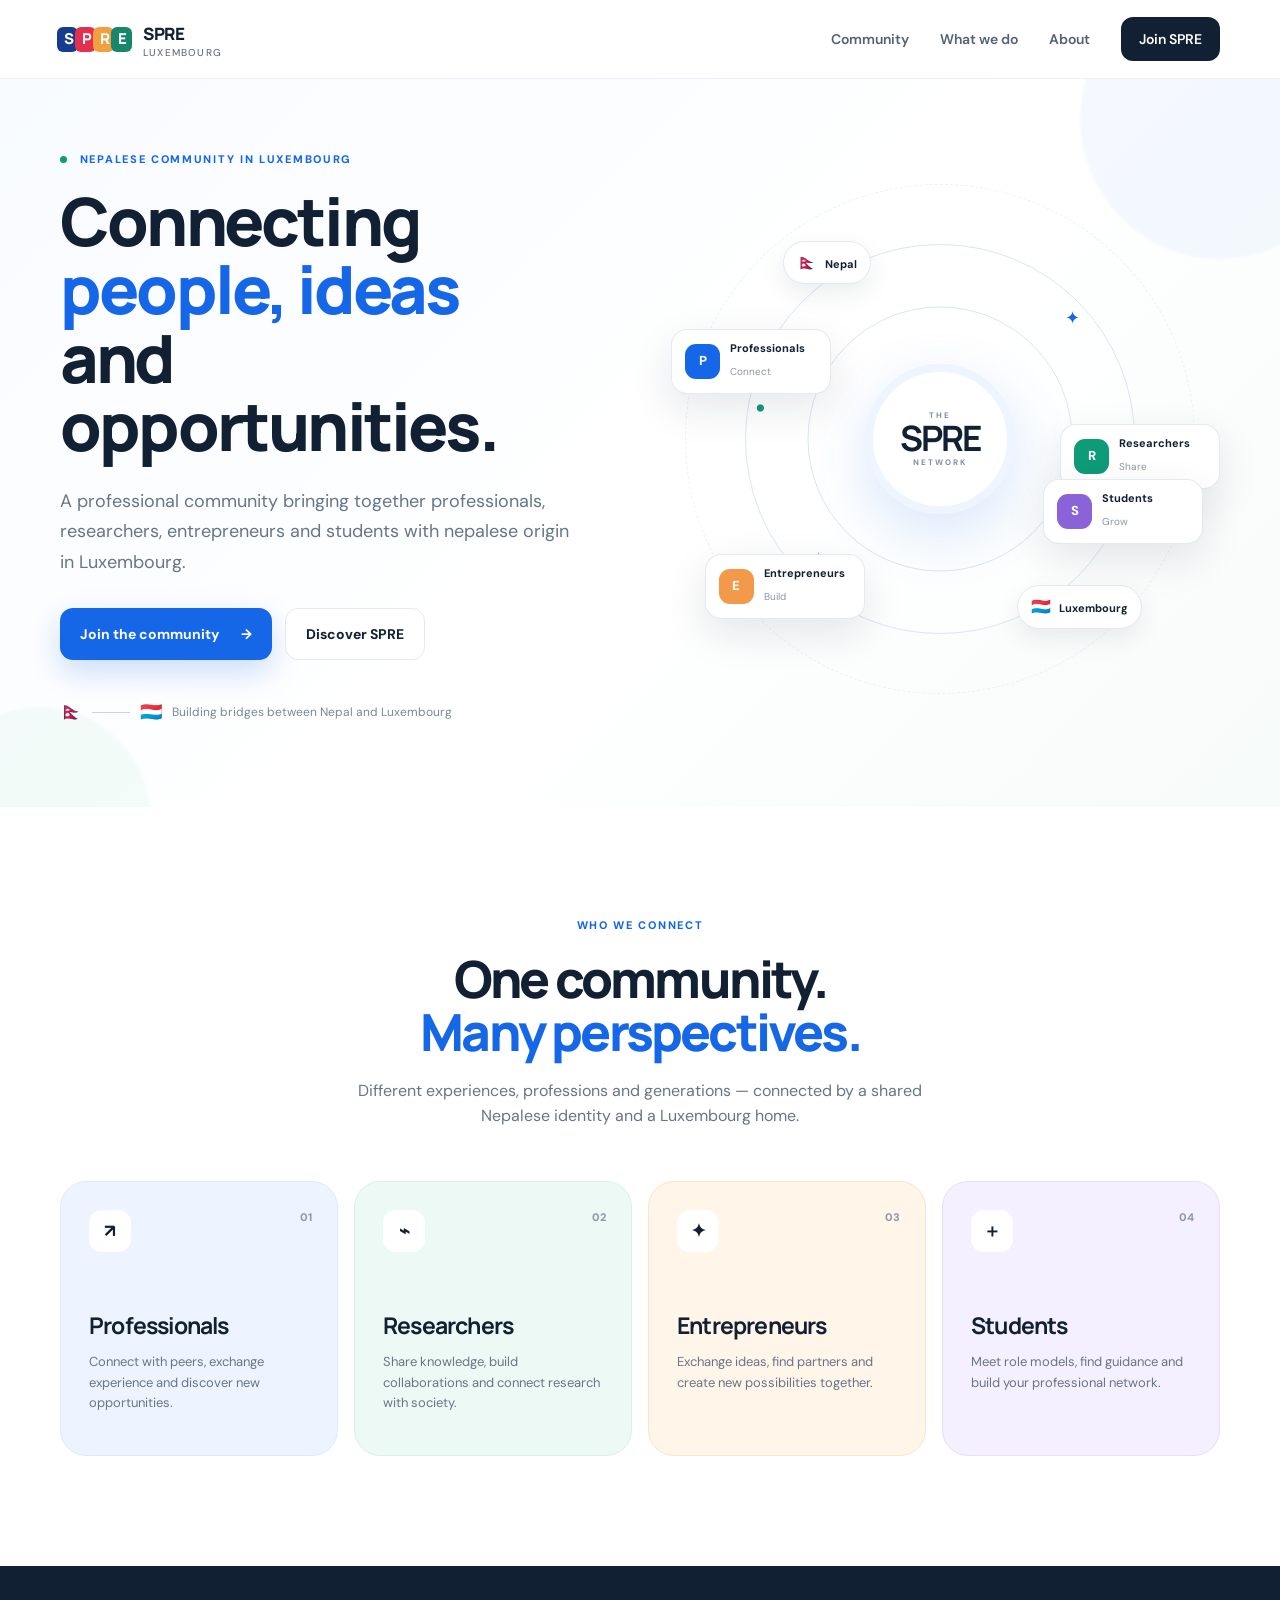
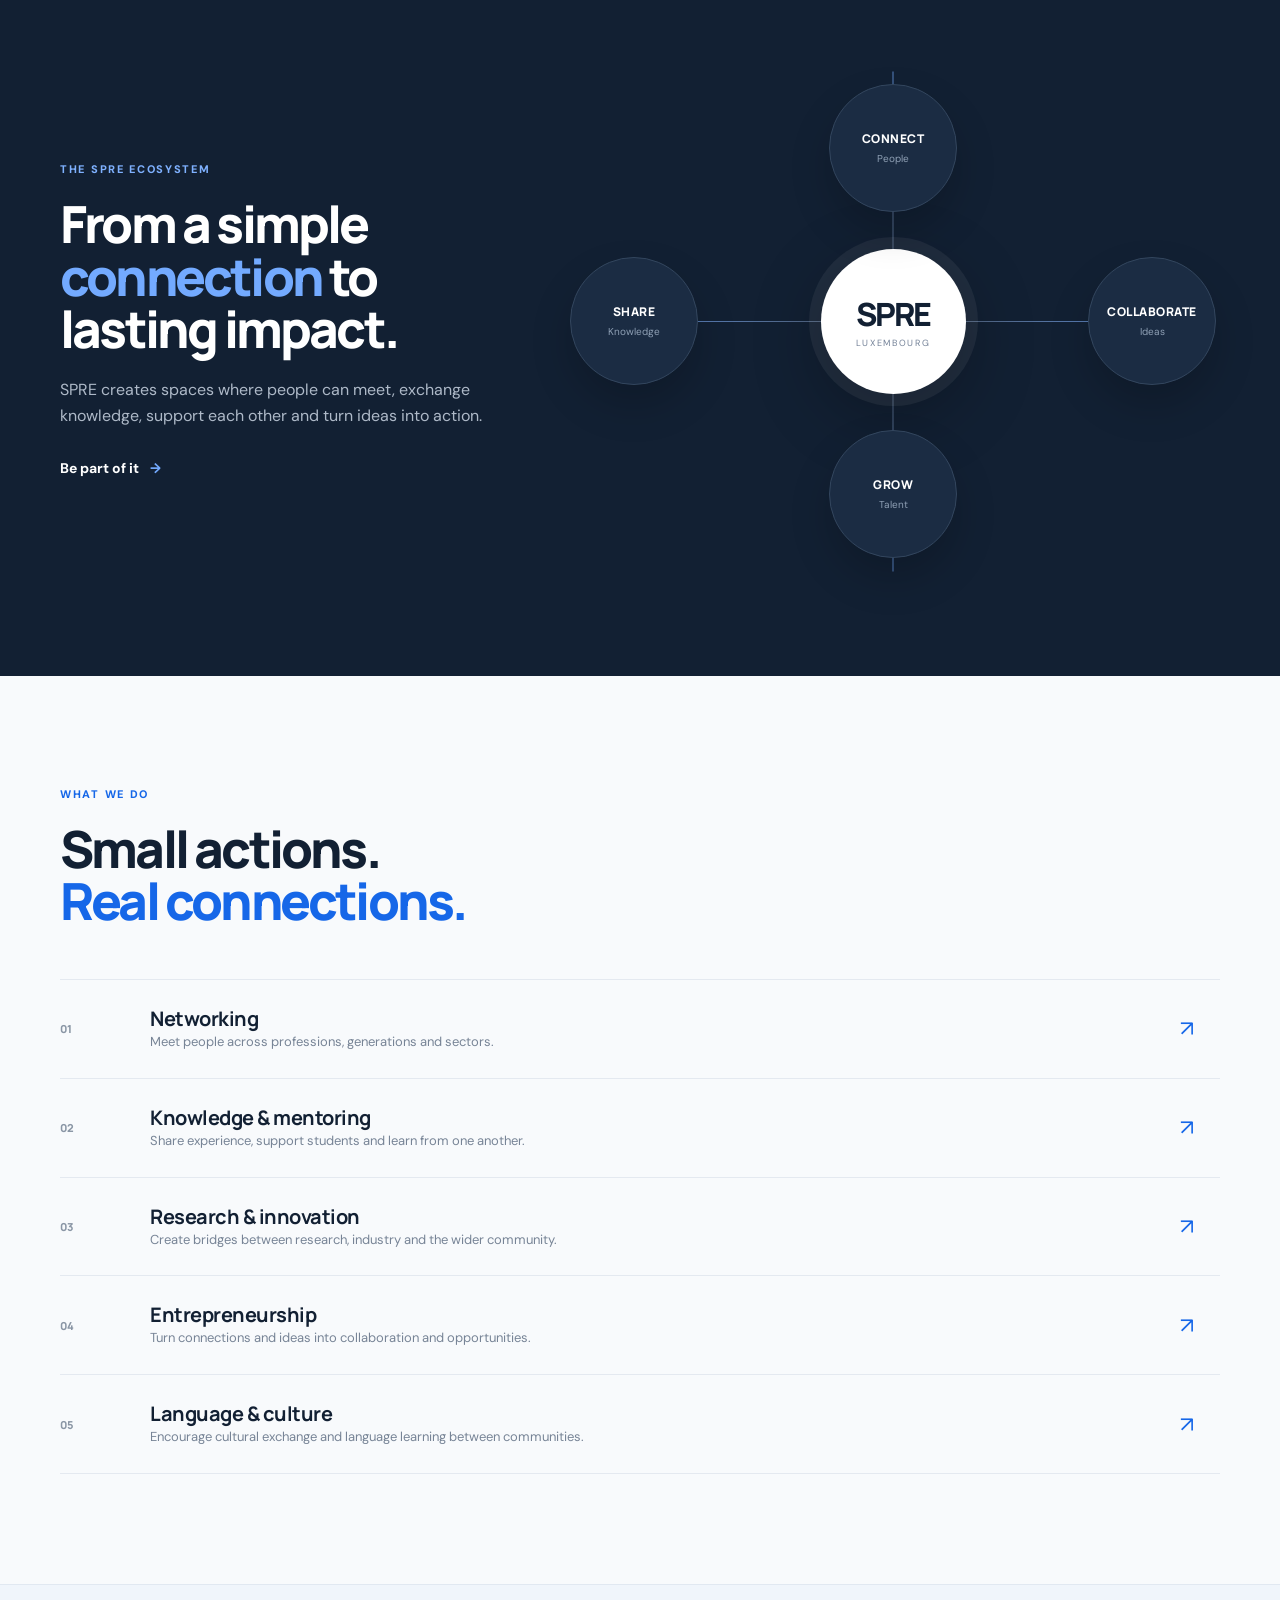
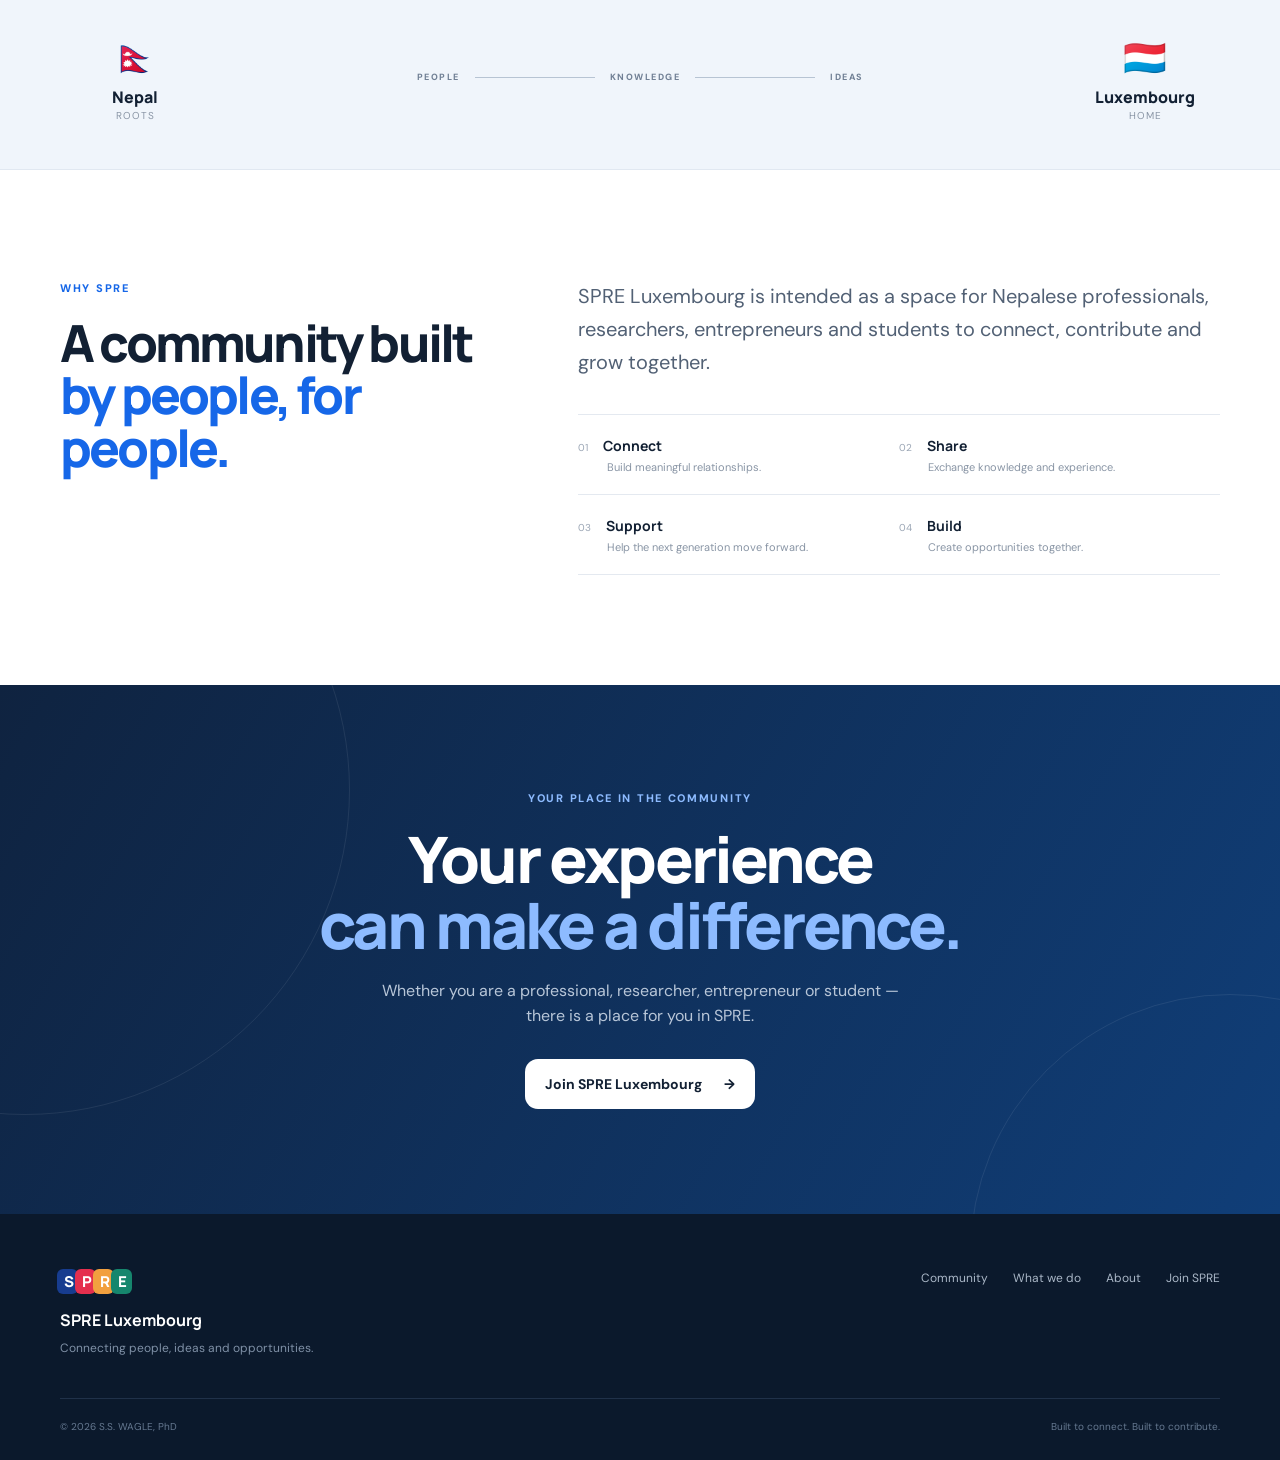
<file: index.html>
<!DOCTYPE html>
<html lang="en">
<head>
  <meta charset="UTF-8">
  <meta name="viewport" content="width=device-width, initial-scale=1.0">
  <meta name="description" content="SPRE Luxembourg — connecting professionals, researchers, entrepreneurs and students with nepalese origin in Luxembourg.">
  <title>SPRE Luxembourg | Connect. Share. Grow.</title>
  <link rel="preconnect" href="https://fonts.googleapis.com">
  <link rel="preconnect" href="https://fonts.gstatic.com" crossorigin>
  <link href="https://fonts.googleapis.com/css2?family=DM+Sans:wght@400;500;600;700&family=Manrope:wght@500;600;700;800&display=swap" rel="stylesheet">
  <link rel="stylesheet" href="css/home.css">
</head>

<body>
  <header class="site-header">
    <div class="container nav-wrap">
      <a class="brand" href="index.html" aria-label="SPRE Luxembourg home">
        <span class="brand-mark">
          <span class="mark-n">S</span><span class="mark-p">P</span><span class="mark-r">R</span><span class="mark-e">E</span>
        </span>
        <span class="brand-name">SPRE <small>Luxembourg</small></span>
      </a>

      <nav class="desktop-nav">
        <a href="#community">Community</a>
        <a href="#activities">What we do</a>
        <a href="#about">About</a>
        <a href="join.html" class="nav-cta">Join SPRE</a>
      </nav>

      <button class="menu-btn" aria-label="Open navigation" onclick="document.body.classList.toggle('menu-open')">
        <span></span><span></span><span></span>
      </button>
    </div>
    <div class="mobile-nav">
      <a href="#community">Community</a>
      <a href="#activities">What we do</a>
      <a href="#about">About</a>
      <a href="join.html">Join SPRE →</a>
    </div>
  </header>

  <main>
    <!-- HERO -->
    <section class="hero">
      <div class="hero-orb orb-one"></div>
      <div class="hero-orb orb-two"></div>
      <div class="container hero-grid">
        <div class="hero-copy">
          <div class="eyebrow"><span class="dot"></span> Nepalese community in Luxembourg</div>
          <h1>Connecting<br><span>people, ideas</span><br>and opportunities.</h1>
          <p class="hero-lead">
            A professional community bringing together professionals, researchers, entrepreneurs and students with nepalese origin in Luxembourg.
          </p>
          <div class="hero-actions">
            <a href="join.html" class="btn btn-primary">Join the community <span>→</span></a>
            <a href="#about" class="btn btn-ghost">Discover SPRE</a>
          </div>
          <div class="hero-note">
            <span class="mini-flag">🇳🇵</span>
            <span class="line"></span>
            <span class="mini-flag">🇱🇺</span>
            <span>Building bridges between Nepal and Luxembourg</span>
          </div>
        </div>

        <div class="hero-visual" aria-label="SPRE community connection graphic">
          <div class="visual-ring ring-back"></div>
          <div class="visual-ring ring-mid"></div>
          <div class="visual-ring ring-front"></div>

          <div class="country-chip nepal"><span>🇳🇵</span> Nepal</div>
          <div class="country-chip lux"><span>🇱🇺</span> Luxembourg</div>

          <div class="core">
            <span class="core-small">THE</span>
            <strong>SPRE</strong>
            <span class="core-small">NETWORK</span>
          </div>

          <div class="person-card p1">
            <span class="avatar avatar-blue">P</span>
            <div><strong>Professionals</strong><small>Connect</small></div>
          </div>
          <div class="person-card p2">
            <span class="avatar avatar-green">R</span>
            <div><strong>Researchers</strong><small>Share</small></div>
          </div>
          <div class="person-card p3">
            <span class="avatar avatar-orange">E</span>
            <div><strong>Entrepreneurs</strong><small>Build</small></div>
          </div>
          <div class="person-card p4">
            <span class="avatar avatar-purple">S</span>
            <div><strong>Students</strong><small>Grow</small></div>
          </div>

          <span class="spark s1">✦</span>
          <span class="spark s2">✦</span>
          <span class="spark s3">•</span>
        </div>
      </div>
    </section>

    <!-- COMMUNITY -->
    <section id="community" class="section community">
      <div class="container">
        <div class="section-heading centered">
          <div class="eyebrow">WHO WE CONNECT</div>
          <h2>One community.<br><span>Many perspectives.</span></h2>
          <p>Different experiences, professions and generations — connected by a shared Nepalese identity and a Luxembourg home.</p>
        </div>

        <div class="audience-grid">
          <article class="audience-card card-blue">
            <div class="card-icon">↗</div>
            <div class="card-number">01</div>
            <h3>Professionals</h3>
            <p>Connect with peers, exchange experience and discover new opportunities.</p>
          </article>
          <article class="audience-card card-green">
            <div class="card-icon">⌁</div>
            <div class="card-number">02</div>
            <h3>Researchers</h3>
            <p>Share knowledge, build collaborations and connect research with society.</p>
          </article>
          <article class="audience-card card-orange">
            <div class="card-icon">✦</div>
            <div class="card-number">03</div>
            <h3>Entrepreneurs</h3>
            <p>Exchange ideas, find partners and create new possibilities together.</p>
          </article>
          <article class="audience-card card-purple">
            <div class="card-icon">＋</div>
            <div class="card-number">04</div>
            <h3>Students</h3>
            <p>Meet role models, find guidance and build your professional network.</p>
          </article>
        </div>
      </div>
    </section>

    <!-- VISUAL ECOSYSTEM -->
    <section id="activities" class="section ecosystem">
      <div class="container ecosystem-grid">
        <div class="ecosystem-copy">
          <div class="eyebrow">THE SPRE ECOSYSTEM</div>
          <h2>From a simple<br><span>connection</span> to<br>lasting impact.</h2>
          <p>SPRE creates spaces where people can meet, exchange knowledge, support each other and turn ideas into action.</p>
          <a href="join.html" class="text-link">Be part of it <span>→</span></a>
        </div>

        <div class="ecosystem-visual">
          <div class="eco-line line-a"></div>
          <div class="eco-line line-b"></div>
          <div class="eco-line line-c"></div>
          <div class="eco-line line-d"></div>
          <div class="eco-center"><span>SPRE</span><small>Luxembourg</small></div>

          <div class="eco-node node-top"><b>CONNECT</b><small>People</small></div>
          <div class="eco-node node-right"><b>COLLABORATE</b><small>Ideas</small></div>
          <div class="eco-node node-bottom"><b>GROW</b><small>Talent</small></div>
          <div class="eco-node node-left"><b>SHARE</b><small>Knowledge</small></div>
        </div>
      </div>
    </section>

    <!-- WHAT WE DO -->
    <section class="section activities">
      <div class="container">
        <div class="section-heading">
          <div class="eyebrow">WHAT WE DO</div>
          <h2>Small actions.<br><span>Real connections.</span></h2>
        </div>

        <div class="activity-list">
          <div class="activity-row">
            <span class="activity-icon">01</span>
            <div><h3>Networking</h3><p>Meet people across professions, generations and sectors.</p></div>
            <span class="activity-arrow">↗</span>
          </div>
          <div class="activity-row">
            <span class="activity-icon">02</span>
            <div><h3>Knowledge & mentoring</h3><p>Share experience, support students and learn from one another.</p></div>
            <span class="activity-arrow">↗</span>
          </div>
          <div class="activity-row">
            <span class="activity-icon">03</span>
            <div><h3>Research & innovation</h3><p>Create bridges between research, industry and the wider community.</p></div>
            <span class="activity-arrow">↗</span>
          </div>
          <div class="activity-row">
            <span class="activity-icon">04</span>
            <div><h3>Entrepreneurship</h3><p>Turn connections and ideas into collaboration and opportunities.</p></div>
            <span class="activity-arrow">↗</span>
          </div>
          <div class="activity-row">
            <span class="activity-icon">05</span>
            <div><h3>Language & culture</h3><p>Encourage cultural exchange and language learning between communities.</p></div>
            <span class="activity-arrow">↗</span>
          </div>
        </div>
      </div>
    </section>

    <!-- BRIDGE -->
    <section class="bridge">
      <div class="container bridge-inner">
        <div class="bridge-country"><span>🇳🇵</span><strong>Nepal</strong><small>Roots</small></div>
        <div class="bridge-road">
          <span>PEOPLE</span><i></i><span>KNOWLEDGE</span><i></i><span>IDEAS</span>
        </div>
        <div class="bridge-country"><span>🇱🇺</span><strong>Luxembourg</strong><small>Home</small></div>
      </div>
    </section>

    <!-- ABOUT -->
    <section id="about" class="section about">
      <div class="container about-grid">
        <div>
          <div class="eyebrow">WHY SPRE</div>
          <h2>A community built<br><span>by people, for people.</span></h2>
        </div>
        <div class="about-copy">
          <p class="large">SPRE Luxembourg is intended as a space for Nepalese professionals, researchers, entrepreneurs and students to connect, contribute and grow together.</p>
          <div class="principles">
            <div><span>01</span><b>Connect</b><small>Build meaningful relationships.</small></div>
            <div><span>02</span><b>Share</b><small>Exchange knowledge and experience.</small></div>
            <div><span>03</span><b>Support</b><small>Help the next generation move forward.</small></div>
            <div><span>04</span><b>Build</b><small>Create opportunities together.</small></div>
          </div>
        </div>
      </div>
    </section>

    <!-- CTA -->
    <section class="final-cta">
      <div class="cta-shape shape-one"></div>
      <div class="cta-shape shape-two"></div>
      <div class="container cta-content">
        <div class="eyebrow light">YOUR PLACE IN THE COMMUNITY</div>
        <h2>Your experience<br><span>can make a difference.</span></h2>
        <p>Whether you are a professional, researcher, entrepreneur or student — there is a place for you in SPRE.</p>
        <a href="join.html" class="btn btn-white">Join SPRE Luxembourg <span>→</span></a>
      </div>
    </section>
  </main>

  <footer class="site-footer">
    <div class="container footer-grid">
      <div class="footer-brand">
        <div class="brand-mark small-mark"><span class="mark-n">S</span><span class="mark-p">P</span><span class="mark-r">R</span><span class="mark-e">E</span></div>
        <strong>SPRE Luxembourg</strong>
        <p>Connecting people, ideas and opportunities.</p>
      </div>
      <div class="footer-links">
        <a href="#community">Community</a>
        <a href="#activities">What we do</a>
        <a href="#about">About</a>
        <a href="join.html">Join SPRE</a>
      </div>
    </div>
    <div class="container footer-bottom">
      <span>© 2026 S.S. WAGLE, PhD </span>
      <span>Built to connect. Built to contribute.</span>
    </div>
  </footer>

  <script>
    document.querySelectorAll('.mobile-nav a').forEach(link => {
      link.addEventListener('click', () => document.body.classList.remove('menu-open'));
    });
  </script>
</body>
</html>
</file>
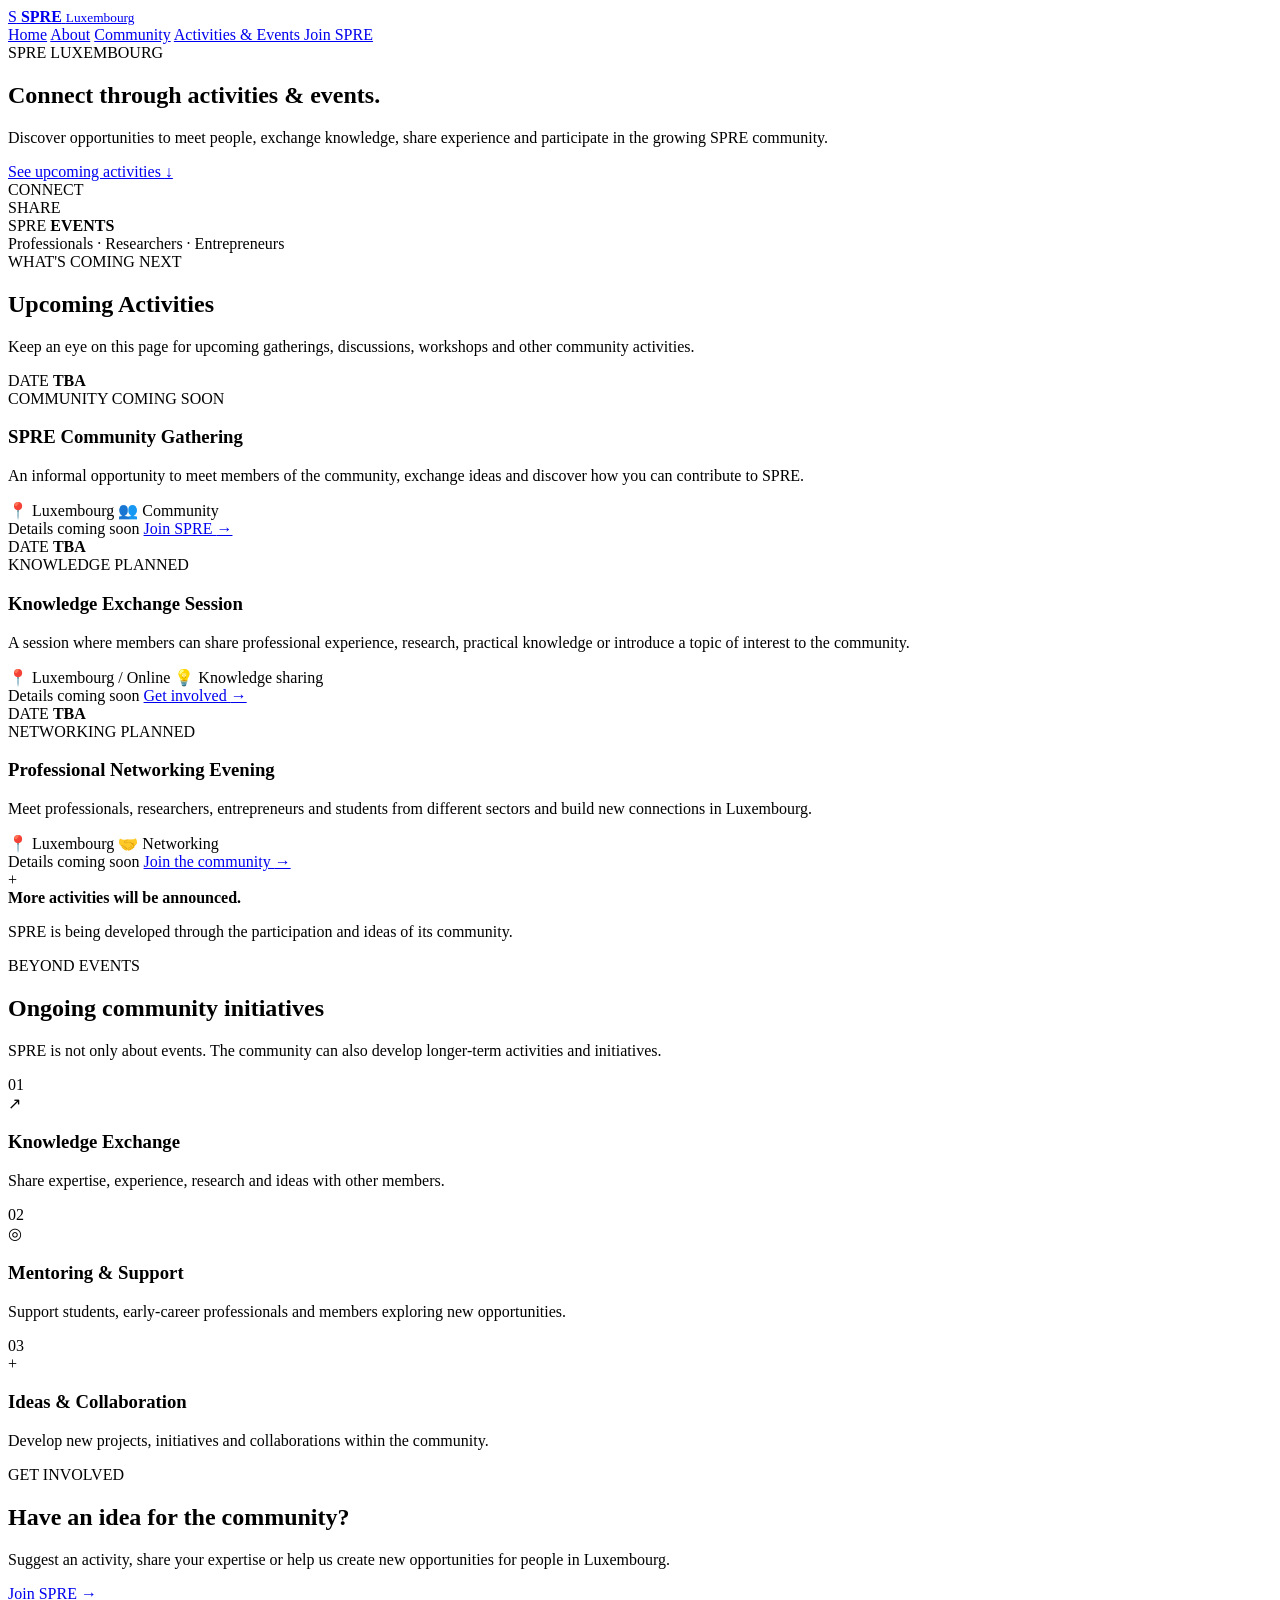
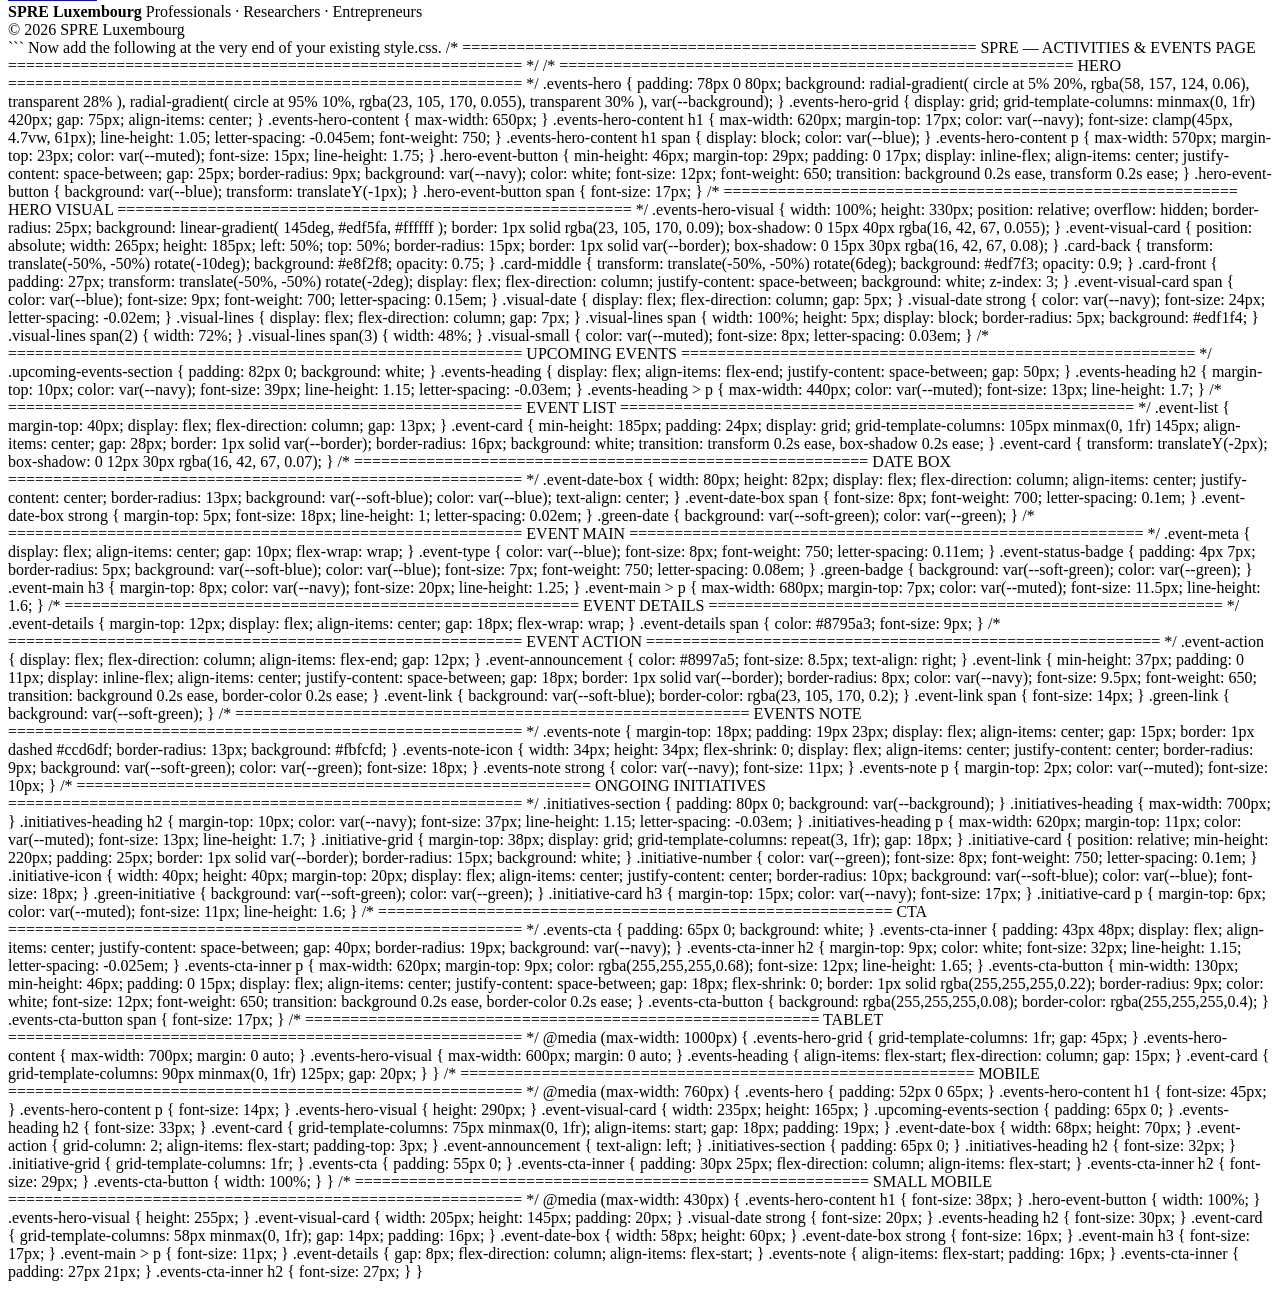
<file: activities.html>
<!DOCTYPE html>

<html lang="en"> <head> <meta charset="UTF-8"> <meta name="viewport" content="width=device-width, initial-scale=1.0">

<title>Activities & Events | SPRE Luxembourg</title>

<meta
name="description"
content="Discover upcoming activities, events and community initiatives at SPRE Luxembourg."




<link rel="stylesheet" href="css/style.css"> </head>

<body>

<!-- ===================================================== HEADER ====================================================== -->

<header class="site-header">

<div class="container nav-container">

  <a href="index.html" class="logo">

    <span class="logo-mark">S</span>

    <span class="logo-text">
      <strong>SPRE</strong>
      <small>Luxembourg</small>
    </span>

  </a>

  <nav class="main-nav">

    <a href="index.html">Home</a>

    <a href="about.html">About</a>

    <a href="community.html">Community</a>

    <a href="activities.html" class="active">
      Activities & Events
    </a>

    <a href="join.html">Join SPRE</a>

  </nav>

</div>

</header>

<main>

<!-- ===================================================
     HERO
==================================================== -->

<section class="events-hero">

  <div class="container events-hero-grid">

    <div class="events-hero-content">

      <span class="eyebrow">
        SPRE LUXEMBOURG
      </span>

      <h1>
        Connect through
        <span>activities & events.</span>
      </h1>

      <p>
        Discover opportunities to meet people, exchange
        knowledge, share experience and participate in the
        growing SPRE community.
      </p>

      <a href="#upcoming" class="hero-event-button">
        See upcoming activities
        <span>↓</span>
      </a>

    </div>


    <!-- VISUAL -->

    <div class="events-hero-visual">

      <div class="event-visual-card card-back">
        <span>CONNECT</span>
      </div>

      <div class="event-visual-card card-middle">
        <span>SHARE</span>
      </div>

      <div class="event-visual-card card-front">

        <div class="visual-date">
          <span>SPRE</span>
          <strong>EVENTS</strong>
        </div>

        <div class="visual-lines">
          <span></span>
          <span></span>
          <span></span>
        </div>

        <div class="visual-small">
          Professionals · Researchers · Entrepreneurs
        </div>

      </div>

    </div>

  </div>

</section>


<!-- ===================================================
     UPCOMING EVENTS
==================================================== -->

<section class="upcoming-events-section" id="upcoming">

  <div class="container">

    <div class="events-heading">

      <div>

        <span class="eyebrow">
          WHAT'S COMING NEXT
        </span>

        <h2>
          Upcoming Activities
        </h2>

      </div>

      <p>
        Keep an eye on this page for upcoming gatherings,
        discussions, workshops and other community
        activities.
      </p>

    </div>


    <div class="event-list">


      <!-- =================================================
           EVENT 1 — EDIT THIS WHEN YOU HAVE A REAL EVENT
      ================================================== -->

      <article class="event-card">

        <div class="event-date-box">

          <span>
            DATE
          </span>

          <strong>
            TBA
          </strong>

        </div>


        <div class="event-main">

          <div class="event-meta">

            <span class="event-type">
              COMMUNITY
            </span>

            <span class="event-status-badge">
              COMING SOON
            </span>

          </div>

          <h3>
            SPRE Community Gathering
          </h3>

          <p>
            An informal opportunity to meet members of the
            community, exchange ideas and discover how you
            can contribute to SPRE.
          </p>

          <div class="event-details">

            <span>
              📍 Luxembourg
            </span>

            <span>
              👥 Community
            </span>

          </div>

        </div>


        <div class="event-action">

          <span class="event-announcement">
            Details coming soon
          </span>

          <a href="join.html" class="event-link">
            Join SPRE
            <span>→</span>
          </a>

        </div>

      </article>


      <!-- =================================================
           EVENT 2
      ================================================== -->

      <article class="event-card">

        <div class="event-date-box green-date">

          <span>
            DATE
          </span>

          <strong>
            TBA
          </strong>

        </div>


        <div class="event-main">

          <div class="event-meta">

            <span class="event-type">
              KNOWLEDGE
            </span>

            <span class="event-status-badge green-badge">
              PLANNED
            </span>

          </div>

          <h3>
            Knowledge Exchange Session
          </h3>

          <p>
            A session where members can share professional
            experience, research, practical knowledge or
            introduce a topic of interest to the community.
          </p>

          <div class="event-details">

            <span>
              📍 Luxembourg / Online
            </span>

            <span>
              💡 Knowledge sharing
            </span>

          </div>

        </div>


        <div class="event-action">

          <span class="event-announcement">
            Details coming soon
          </span>

          <a href="join.html" class="event-link green-link">
            Get involved
            <span>→</span>
          </a>

        </div>

      </article>


      <!-- =================================================
           EVENT 3
      ================================================== -->

      <article class="event-card">

        <div class="event-date-box">

          <span>
            DATE
          </span>

          <strong>
            TBA
          </strong>

        </div>


        <div class="event-main">

          <div class="event-meta">

            <span class="event-type">
              NETWORKING
            </span>

            <span class="event-status-badge">
              PLANNED
            </span>

          </div>

          <h3>
            Professional Networking Evening
          </h3>

          <p>
            Meet professionals, researchers, entrepreneurs
            and students from different sectors and build
            new connections in Luxembourg.
          </p>

          <div class="event-details">

            <span>
              📍 Luxembourg
            </span>

            <span>
              🤝 Networking
            </span>

          </div>

        </div>


        <div class="event-action">

          <span class="event-announcement">
            Details coming soon
          </span>

          <a href="join.html" class="event-link">
            Join the community
            <span>→</span>
          </a>

        </div>

      </article>


    </div>


    <!-- EMPTY / FUTURE MESSAGE -->

    <div class="events-note">

      <div class="events-note-icon">
        +
      </div>

      <div>

        <strong>
          More activities will be announced.
        </strong>

        <p>
          SPRE is being developed through the participation
          and ideas of its community.
        </p>

      </div>

    </div>

  </div>

</section>


<!-- ===================================================
     ONGOING INITIATIVES
==================================================== -->

<section class="initiatives-section">

  <div class="container">

    <div class="initiatives-heading">

      <span class="eyebrow">
        BEYOND EVENTS
      </span>

      <h2>
        Ongoing community initiatives
      </h2>

      <p>
        SPRE is not only about events. The community can
        also develop longer-term activities and initiatives.
      </p>

    </div>


    <div class="initiative-grid">


      <div class="initiative-card">

        <span class="initiative-number">
          01
        </span>

        <div class="initiative-icon">
          ↗
        </div>

        <h3>
          Knowledge Exchange
        </h3>

        <p>
          Share expertise, experience, research and ideas
          with other members.
        </p>

      </div>


      <div class="initiative-card">

        <span class="initiative-number">
          02
        </span>

        <div class="initiative-icon green-initiative">
          ◎
        </div>

        <h3>
          Mentoring & Support
        </h3>

        <p>
          Support students, early-career professionals and
          members exploring new opportunities.
        </p>

      </div>


      <div class="initiative-card">

        <span class="initiative-number">
          03
        </span>

        <div class="initiative-icon">
          +
        </div>

        <h3>
          Ideas & Collaboration
        </h3>

        <p>
          Develop new projects, initiatives and
          collaborations within the community.
        </p>

      </div>


    </div>

  </div>

</section>


<!-- ===================================================
     CTA
==================================================== -->

<section class="events-cta">

  <div class="container">

    <div class="events-cta-inner">

      <div>

        <span class="eyebrow light">
          GET INVOLVED
        </span>

        <h2>
          Have an idea for the community?
        </h2>

        <p>
          Suggest an activity, share your expertise or help
          us create new opportunities for people in
          Luxembourg.
        </p>

      </div>

      <a href="join.html" class="events-cta-button">
        Join SPRE
        <span>→</span>
      </a>

    </div>

  </div>

</section>

</main>

<!-- ===================================================== FOOTER ====================================================== -->

<footer class="site-footer">

<div class="container footer-inner">

  <div class="footer-brand">

    <strong>
      SPRE Luxembourg
    </strong>

    <span>
      Professionals · Researchers · Entrepreneurs
    </span>

  </div>

  <div class="footer-copy">
    © 2026 SPRE Luxembourg
  </div>

</div>

</footer>

</body> </html> ```

Now add the following at the very end of your existing style.css.

/* =========================================================
SPRE — ACTIVITIES & EVENTS PAGE
========================================================= */

/* =========================================================
HERO
========================================================= */

.events-hero {
padding: 78px 0 80px;

background:
radial-gradient(
circle at 5% 20%,
rgba(58, 157, 124, 0.06),
transparent 28%
),
radial-gradient(
circle at 95% 10%,
rgba(23, 105, 170, 0.055),
transparent 30%
),
var(--background);
}

.events-hero-grid {
display: grid;

grid-template-columns:
minmax(0, 1fr)
420px;

gap: 75px;

align-items: center;
}

.events-hero-content {
max-width: 650px;
}

.events-hero-content h1 {
max-width: 620px;

margin-top: 17px;

color: var(--navy);

font-size: clamp(45px, 4.7vw, 61px);

line-height: 1.05;

letter-spacing: -0.045em;

font-weight: 750;
}

.events-hero-content h1 span {
display: block;

color: var(--blue);
}

.events-hero-content p {
max-width: 570px;

margin-top: 23px;

color: var(--muted);

font-size: 15px;

line-height: 1.75;
}

.hero-event-button {
min-height: 46px;

margin-top: 29px;

padding: 0 17px;

display: inline-flex;

align-items: center;

justify-content: space-between;

gap: 25px;

border-radius: 9px;

background: var(--navy);

color: white;

font-size: 12px;

font-weight: 650;

transition:
background 0.2s ease,
transform 0.2s ease;
}

.hero-event-button {
background: var(--blue);

transform: translateY(-1px);
}

.hero-event-button span {
font-size: 17px;
}

/* =========================================================
HERO VISUAL
========================================================= */

.events-hero-visual {
width: 100%;
height: 330px;

position: relative;

overflow: hidden;

border-radius: 25px;

background:
linear-gradient(
145deg,
#edf5fa,
#ffffff
);

border: 1px solid rgba(23, 105, 170, 0.09);

box-shadow:
0 15px 40px rgba(16, 42, 67, 0.055);
}

.event-visual-card {
position: absolute;

width: 265px;
height: 185px;

left: 50%;
top: 50%;

border-radius: 15px;

border: 1px solid var(--border);

box-shadow:
0 15px 30px rgba(16, 42, 67, 0.08);
}

.card-back {
transform:
translate(-50%, -50%)
rotate(-10deg);

background: #e8f2f8;

opacity: 0.75;
}

.card-middle {
transform:
translate(-50%, -50%)
rotate(6deg);

background: #edf7f3;

opacity: 0.9;
}

.card-front {
padding: 27px;

transform:
translate(-50%, -50%)
rotate(-2deg);

display: flex;

flex-direction: column;

justify-content: space-between;

background: white;

z-index: 3;
}

.event-visual-card span {
color: var(--blue);

font-size: 9px;

font-weight: 700;

letter-spacing: 0.15em;
}

.visual-date {
display: flex;

flex-direction: column;

gap: 5px;
}

.visual-date strong {
color: var(--navy);

font-size: 24px;

letter-spacing: -0.02em;
}

.visual-lines {
display: flex;

flex-direction: column;

gap: 7px;
}

.visual-lines span {
width: 100%;
height: 5px;

display: block;

border-radius: 5px;

background: #edf1f4;
}

.visual-lines span(2) {
width: 72%;
}

.visual-lines span(3) {
width: 48%;
}

.visual-small {
color: var(--muted);

font-size: 8px;

letter-spacing: 0.03em;
}

/* =========================================================
UPCOMING EVENTS
========================================================= */

.upcoming-events-section {
padding: 82px 0;

background: white;
}

.events-heading {
display: flex;

align-items: flex-end;

justify-content: space-between;

gap: 50px;
}

.events-heading h2 {
margin-top: 10px;

color: var(--navy);

font-size: 39px;

line-height: 1.15;

letter-spacing: -0.03em;
}

.events-heading > p {
max-width: 440px;

color: var(--muted);

font-size: 13px;

line-height: 1.7;
}

/* =========================================================
EVENT LIST
========================================================= */

.event-list {
margin-top: 40px;

display: flex;

flex-direction: column;

gap: 13px;
}

.event-card {
min-height: 185px;

padding: 24px;

display: grid;

grid-template-columns:
105px
minmax(0, 1fr)
145px;

align-items: center;

gap: 28px;

border: 1px solid var(--border);

border-radius: 16px;

background: white;

transition:
transform 0.2s ease,
box-shadow 0.2s ease;
}

.event-card {
transform: translateY(-2px);

box-shadow:
0 12px 30px rgba(16, 42, 67, 0.07);
}

/* =========================================================
DATE BOX
========================================================= */

.event-date-box {
width: 80px;
height: 82px;

display: flex;

flex-direction: column;

align-items: center;

justify-content: center;

border-radius: 13px;

background: var(--soft-blue);

color: var(--blue);

text-align: center;
}

.event-date-box span {
font-size: 8px;

font-weight: 700;

letter-spacing: 0.1em;
}

.event-date-box strong {
margin-top: 5px;

font-size: 18px;

line-height: 1;

letter-spacing: 0.02em;
}

.green-date {
background: var(--soft-green);

color: var(--green);
}

/* =========================================================
EVENT MAIN
========================================================= */

.event-meta {
display: flex;

align-items: center;

gap: 10px;

flex-wrap: wrap;
}

.event-type {
color: var(--blue);

font-size: 8px;

font-weight: 750;

letter-spacing: 0.11em;
}

.event-status-badge {
padding: 4px 7px;

border-radius: 5px;

background: var(--soft-blue);

color: var(--blue);

font-size: 7px;

font-weight: 750;

letter-spacing: 0.08em;
}

.green-badge {
background: var(--soft-green);

color: var(--green);
}

.event-main h3 {
margin-top: 8px;

color: var(--navy);

font-size: 20px;

line-height: 1.25;
}

.event-main > p {
max-width: 680px;

margin-top: 7px;

color: var(--muted);

font-size: 11.5px;

line-height: 1.6;
}

/* =========================================================
EVENT DETAILS
========================================================= */

.event-details {
margin-top: 12px;

display: flex;

align-items: center;

gap: 18px;

flex-wrap: wrap;
}

.event-details span {
color: #8795a3;

font-size: 9px;
}

/* =========================================================
EVENT ACTION
========================================================= */

.event-action {
display: flex;

flex-direction: column;

align-items: flex-end;

gap: 12px;
}

.event-announcement {
color: #8997a5;

font-size: 8.5px;

text-align: right;
}

.event-link {
min-height: 37px;

padding: 0 11px;

display: inline-flex;

align-items: center;

justify-content: space-between;

gap: 18px;

border: 1px solid var(--border);

border-radius: 8px;

color: var(--navy);

font-size: 9.5px;

font-weight: 650;

transition:
background 0.2s ease,
border-color 0.2s ease;
}

.event-link {
background: var(--soft-blue);

border-color: rgba(23, 105, 170, 0.2);
}

.event-link span {
font-size: 14px;
}

.green-link {
background: var(--soft-green);
}

/* =========================================================
EVENTS NOTE
========================================================= */

.events-note {
margin-top: 18px;

padding: 19px 23px;

display: flex;

align-items: center;

gap: 15px;

border: 1px dashed #ccd6df;

border-radius: 13px;

background: #fbfcfd;
}

.events-note-icon {
width: 34px;
height: 34px;

flex-shrink: 0;

display: flex;

align-items: center;
justify-content: center;

border-radius: 9px;

background: var(--soft-green);

color: var(--green);

font-size: 18px;
}

.events-note strong {
color: var(--navy);

font-size: 11px;
}

.events-note p {
margin-top: 2px;

color: var(--muted);

font-size: 10px;
}

/* =========================================================
ONGOING INITIATIVES
========================================================= */

.initiatives-section {
padding: 80px 0;

background: var(--background);
}

.initiatives-heading {
max-width: 700px;
}

.initiatives-heading h2 {
margin-top: 10px;

color: var(--navy);

font-size: 37px;

line-height: 1.15;

letter-spacing: -0.03em;
}

.initiatives-heading p {
max-width: 620px;

margin-top: 11px;

color: var(--muted);

font-size: 13px;

line-height: 1.7;
}

.initiative-grid {
margin-top: 38px;

display: grid;

grid-template-columns:
repeat(3, 1fr);

gap: 18px;
}

.initiative-card {
position: relative;

min-height: 220px;

padding: 25px;

border: 1px solid var(--border);

border-radius: 15px;

background: white;
}

.initiative-number {
color: var(--green);

font-size: 8px;

font-weight: 750;

letter-spacing: 0.1em;
}

.initiative-icon {
width: 40px;
height: 40px;

margin-top: 20px;

display: flex;

align-items: center;
justify-content: center;

border-radius: 10px;

background: var(--soft-blue);

color: var(--blue);

font-size: 18px;
}

.green-initiative {
background: var(--soft-green);

color: var(--green);
}

.initiative-card h3 {
margin-top: 15px;

color: var(--navy);

font-size: 17px;
}

.initiative-card p {
margin-top: 6px;

color: var(--muted);

font-size: 11px;

line-height: 1.6;
}

/* =========================================================
CTA
========================================================= */

.events-cta {
padding: 65px 0;

background: white;
}

.events-cta-inner {
padding: 43px 48px;

display: flex;

align-items: center;

justify-content: space-between;

gap: 40px;

border-radius: 19px;

background: var(--navy);
}

.events-cta-inner h2 {
margin-top: 9px;

color: white;

font-size: 32px;

line-height: 1.15;

letter-spacing: -0.025em;
}

.events-cta-inner p {
max-width: 620px;

margin-top: 9px;

color: rgba(255,255,255,0.68);

font-size: 12px;

line-height: 1.65;
}

.events-cta-button {
min-width: 130px;
min-height: 46px;

padding: 0 15px;

display: flex;

align-items: center;

justify-content: space-between;

gap: 18px;

flex-shrink: 0;

border: 1px solid rgba(255,255,255,0.22);

border-radius: 9px;

color: white;

font-size: 12px;

font-weight: 650;

transition:
background 0.2s ease,
border-color 0.2s ease;
}

.events-cta-button {
background: rgba(255,255,255,0.08);

border-color: rgba(255,255,255,0.4);
}

.events-cta-button span {
font-size: 17px;
}

/* =========================================================
TABLET
========================================================= */

@media (max-width: 1000px) {

.events-hero-grid {
grid-template-columns: 1fr;

gap: 45px;

}

.events-hero-content {
max-width: 700px;

margin: 0 auto;

}

.events-hero-visual {
max-width: 600px;

margin: 0 auto;

}

.events-heading {
align-items: flex-start;

flex-direction: column;

gap: 15px;

}

.event-card {
grid-template-columns:
90px
minmax(0, 1fr)
125px;

gap: 20px;

}

}

/* =========================================================
MOBILE
========================================================= */

@media (max-width: 760px) {

.events-hero {
padding: 52px 0 65px;
}

.events-hero-content h1 {
font-size: 45px;
}

.events-hero-content p {
font-size: 14px;
}

.events-hero-visual {
height: 290px;
}

.event-visual-card {
width: 235px;

height: 165px;

}

.upcoming-events-section {
padding: 65px 0;
}

.events-heading h2 {
font-size: 33px;
}

.event-card {
grid-template-columns:
75px
minmax(0, 1fr);

align-items: start;

gap: 18px;

padding: 19px;

}

.event-date-box {
width: 68px;
height: 70px;
}

.event-action {
grid-column: 2;

align-items: flex-start;

padding-top: 3px;

}

.event-announcement {
text-align: left;
}

.initiatives-section {
padding: 65px 0;
}

.initiatives-heading h2 {
font-size: 32px;
}

.initiative-grid {
grid-template-columns: 1fr;
}

.events-cta {
padding: 55px 0;
}

.events-cta-inner {
padding: 30px 25px;

flex-direction: column;

align-items: flex-start;

}

.events-cta-inner h2 {
font-size: 29px;
}

.events-cta-button {
width: 100%;
}

}

/* =========================================================
SMALL MOBILE
========================================================= */

@media (max-width: 430px) {

.events-hero-content h1 {
font-size: 38px;
}

.hero-event-button {
width: 100%;
}

.events-hero-visual {
height: 255px;
}

.event-visual-card {
width: 205px;

height: 145px;

padding: 20px;

}

.visual-date strong {
font-size: 20px;
}

.events-heading h2 {
font-size: 30px;
}

.event-card {
grid-template-columns:
58px
minmax(0, 1fr);

gap: 14px;

padding: 16px;

}

.event-date-box {
width: 58px;
height: 60px;
}

.event-date-box strong {
font-size: 16px;
}

.event-main h3 {
font-size: 17px;
}

.event-main > p {
font-size: 11px;
}

.event-details {
gap: 8px;

flex-direction: column;

align-items: flex-start;

}

.events-note {
align-items: flex-start;

padding: 16px;

}

.events-cta-inner {
padding: 27px 21px;
}

.events-cta-inner h2 {
font-size: 27px;
}

}
</file>
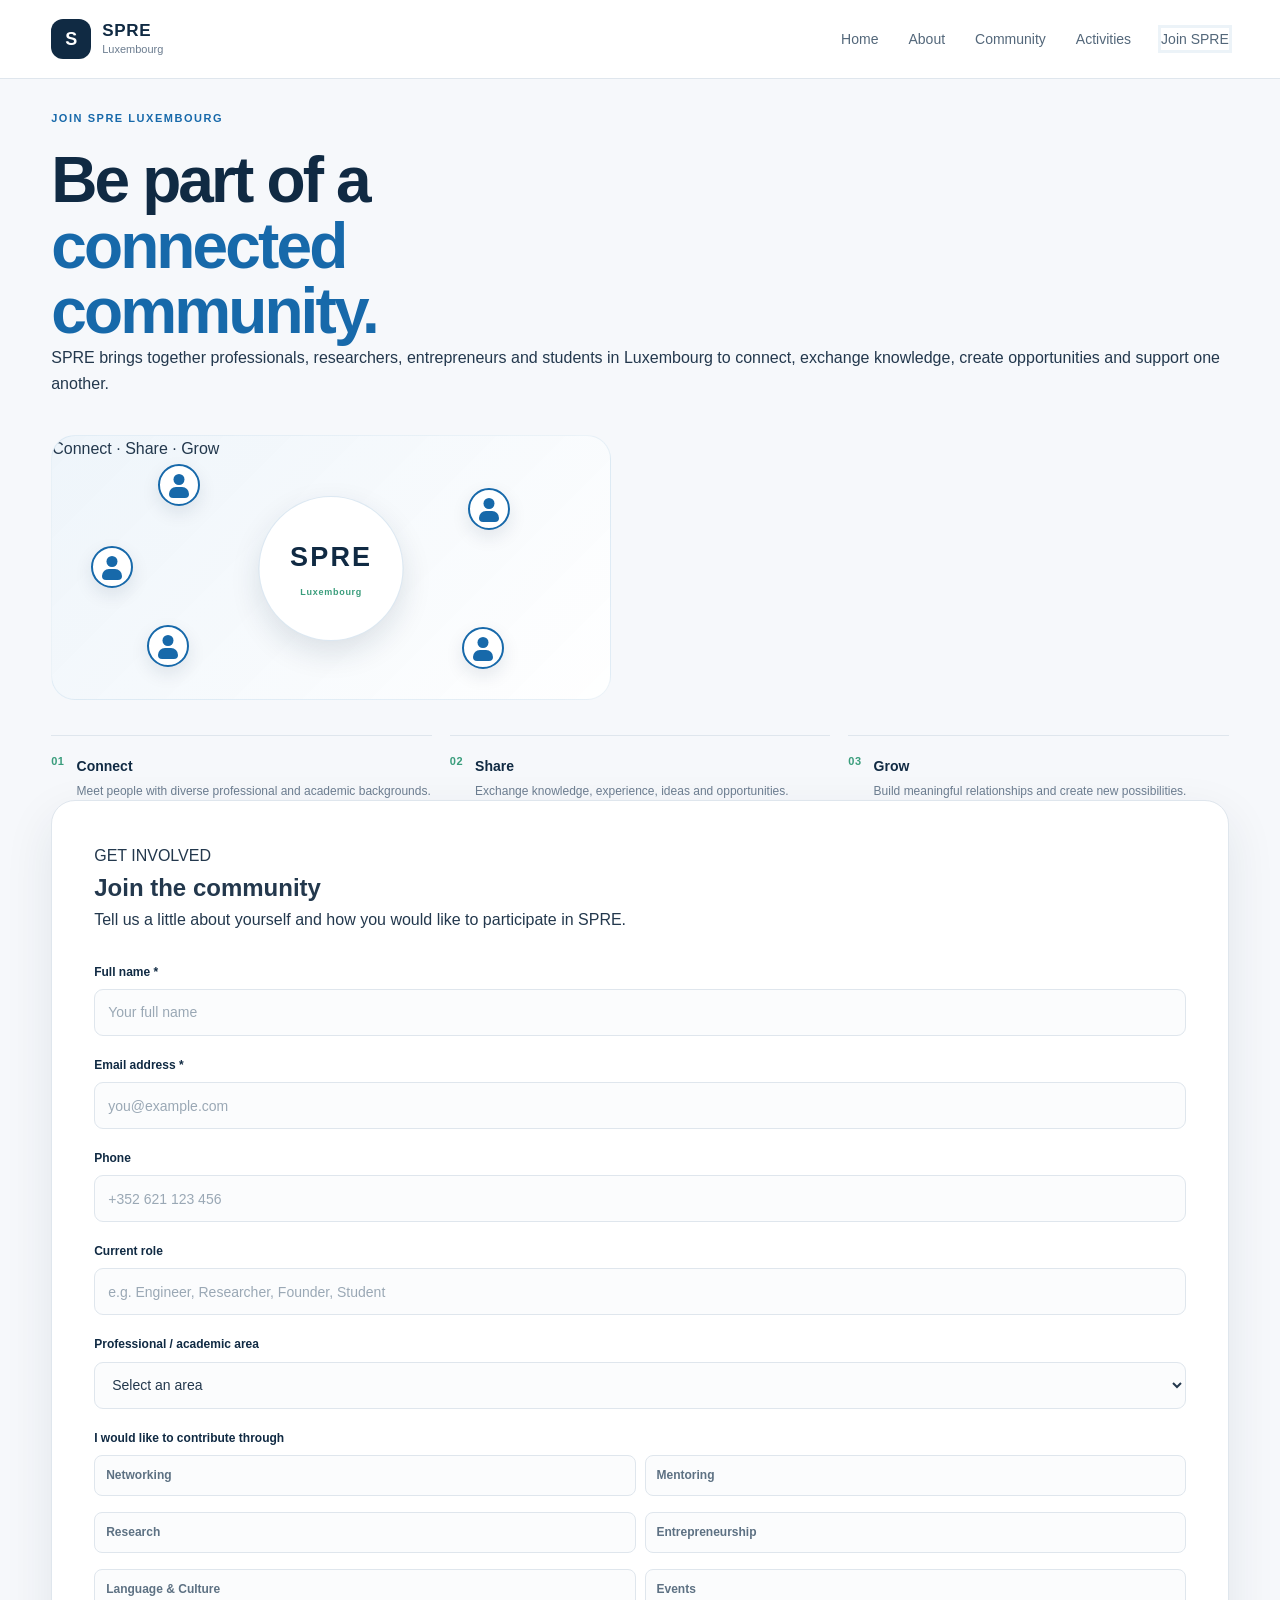
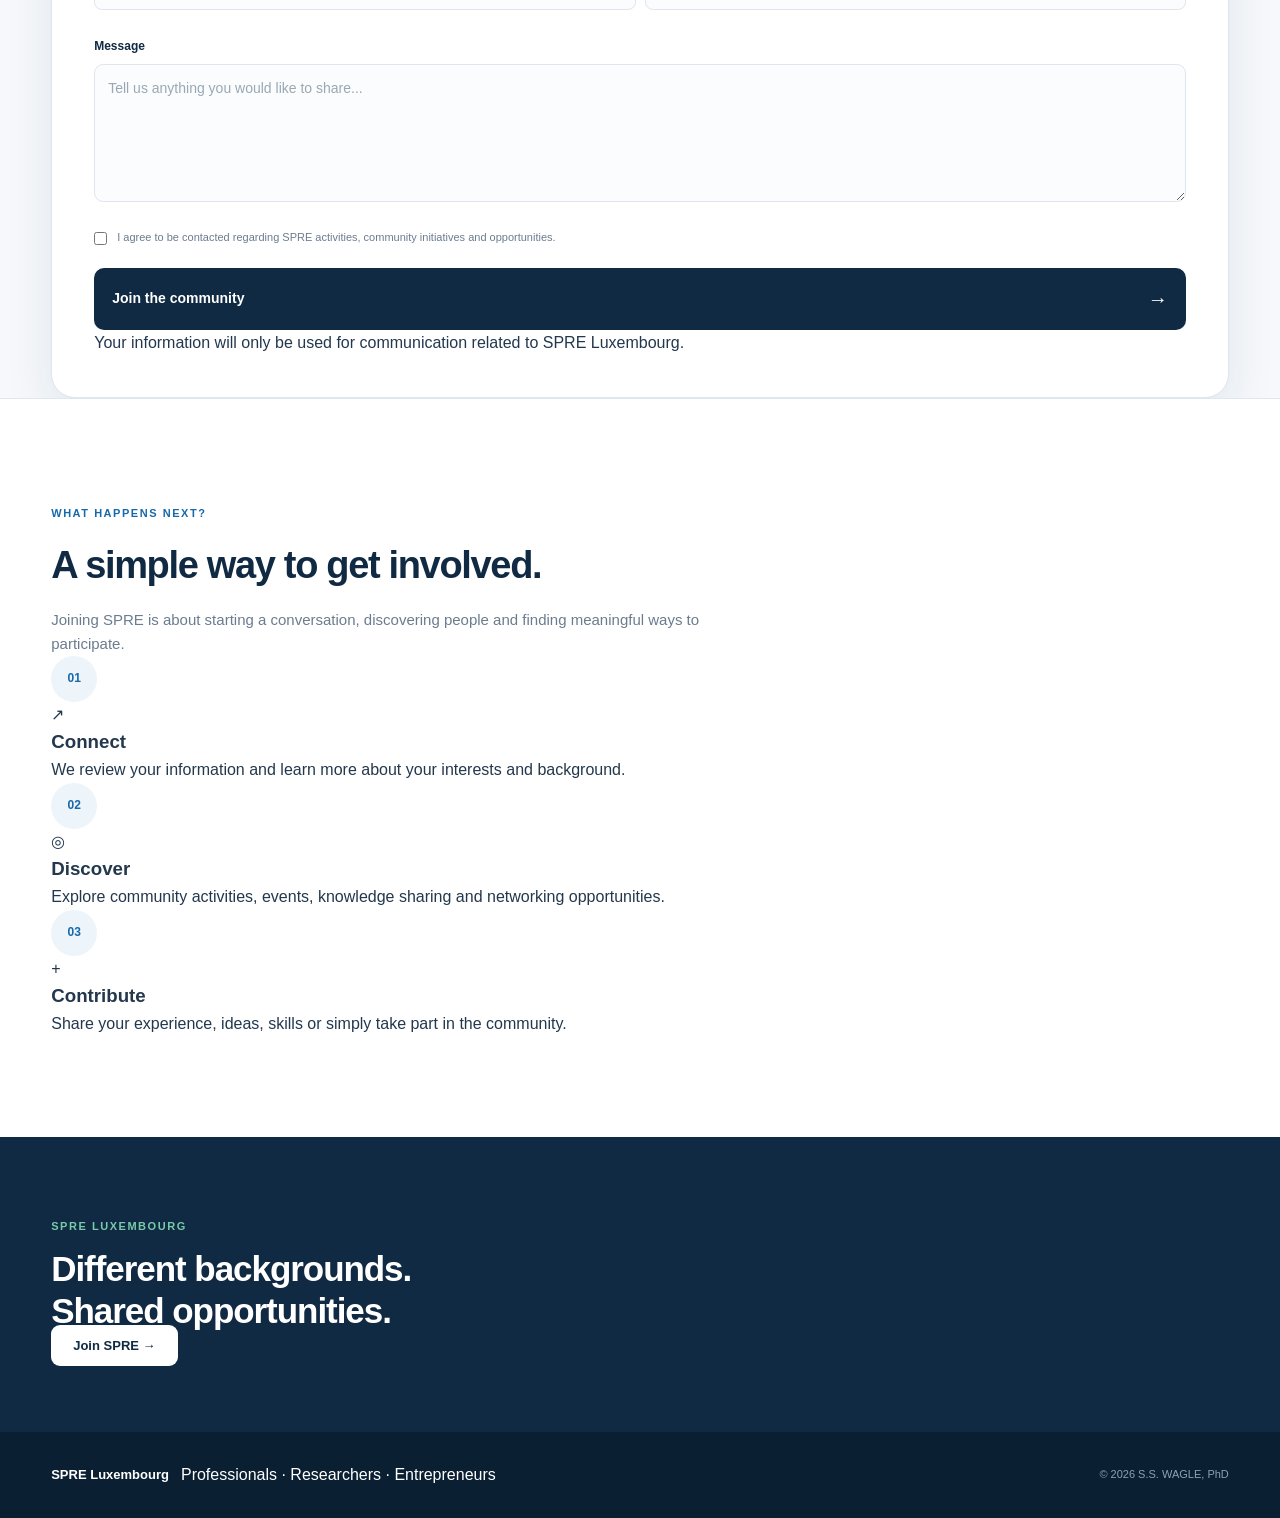
<file: join.html>
<!DOCTYPE html>

<html lang="en"> <head> <meta charset="UTF-8"> <meta name="viewport" content="width=device-width, initial-scale=1.0">

<title>Join SPRE Luxembourg</title> <meta name="description" content="Join SPRE Luxembourg — a community connecting professionals, researchers, entrepreneurs and students." >

<link rel="stylesheet" href="css/style.css"> </head>

<body>

<!-- ========================= HEADER ========================== -->

<header class="site-header"> <div class="container nav-container">

  <a href="index.html" class="logo">
    <span class="logo-mark">S</span>
    <span class="logo-text">
      <strong>SPRE</strong>
      <small>Luxembourg</small>
    </span>
  </a>

  <nav class="main-nav">
    <a href="index.html">Home</a>
    <a href="about.html">About</a>
    <a href="community.html">Community</a>
    <a href="activities.html">Activities</a>
    <a href="join.html" class="active">Join SPRE</a>
  </nav>

</div>

</header>

<!-- ========================= MAIN ========================== -->

<main>

<!-- HERO / JOIN SECTION -->
<section class="join-section">

  <div class="container join-layout">

    <!-- LEFT SIDE -->
    <div class="join-intro">

      <span class="eyebrow">JOIN SPRE LUXEMBOURG</span>

      <h1>
        Be part of a
        <span>connected community.</span>
      </h1>

      <p class="intro-text">
        SPRE brings together professionals, researchers,
        entrepreneurs and students in Luxembourg to connect,
        exchange knowledge, create opportunities and support
        one another.
      </p>


      <!-- COMMUNITY VISUAL -->
      <div class="community-visual">

        <!-- Connecting lines -->
        <div class="connection connection-1"></div>
        <div class="connection connection-2"></div>
        <div class="connection connection-3"></div>
        <div class="connection connection-4"></div>
        <div class="connection connection-5"></div>

        <!-- Central SPRE -->
        <div class="community-center">
          <strong>SPRE</strong>
          <small>Luxembourg</small>
        </div>

        <!-- People -->
        <div class="person person-1">
          <span></span>
        </div>

        <div class="person person-2">
          <span></span>
        </div>

        <div class="person person-3">
          <span></span>
        </div>

        <div class="person person-4">
          <span></span>
        </div>

        <div class="person person-5">
          <span></span>
        </div>

        <!-- Tagline outside the circle -->
        <div class="community-tagline">
          Connect · Share · Grow
        </div>

      </div>


      <!-- VALUES -->
      <div class="join-values">

        <div class="value-item">
          <span class="value-number">01</span>
          <div>
            <strong>Connect</strong>
            <p>Meet people with diverse professional and academic backgrounds.</p>
          </div>
        </div>

        <div class="value-item">
          <span class="value-number">02</span>
          <div>
            <strong>Share</strong>
            <p>Exchange knowledge, experience, ideas and opportunities.</p>
          </div>
        </div>

        <div class="value-item">
          <span class="value-number">03</span>
          <div>
            <strong>Grow</strong>
            <p>Build meaningful relationships and create new possibilities.</p>
          </div>
        </div>

      </div>

    </div>


    <!-- RIGHT SIDE: FORM -->
    <div class="join-form-wrapper">

      <div class="form-card">

        <div class="form-heading">
          <span class="form-label">GET INVOLVED</span>

          <h2>
            Join the community
          </h2>

          <p>
            Tell us a little about yourself and how you would
            like to participate in SPRE.
          </p>
        </div>


        <!-- WEB3FORMS -->
        <form
          action="https://api.web3forms.com/submit"
          method="POST"
          class="join-form"
        >

          <!-- IMPORTANT:
               KEEP YOUR REAL WEB3FORMS ACCESS KEY HERE -->
          <input
            type="hidden"
            name="access_key"
            value="7deec0be-c383-4bb3-b62f-a010f954d055"
          >

          <input
            type="hidden"
            name="subject"
            value="New SPRE Luxembourg Membership Interest"
          >

          <input
            type="hidden"
            name="from_name"
            value="SPRE Luxembourg Website"
          >

          <!-- IMPORTANT:
               KEEP YOUR REAL REDIRECT URL HERE -->
          <input
            type="hidden"
            name="redirect"
            value="https://YOUR-GITHUB-USERNAME.github.io/THANK-YOU-PAGE.html"
          >


          <!-- NAME -->
          <div class="form-group">
            <label for="name">
              Full name <span>*</span>
            </label>

            <input
              type="text"
              id="name"
              name="name"
              placeholder="Your full name"
              required
            >
          </div>


          <!-- EMAIL -->
          <div class="form-group">
            <label for="email">
              Email address <span>*</span>
            </label>

            <input
              type="email"
              id="email"
              name="email"
              placeholder="you@example.com"
              required
            >
          </div>


          <!-- PHONE -->
          <div class="form-group">
            <label for="phone">
              Phone
            </label>

            <input
              type="tel"
              id="phone"
              name="phone"
              placeholder="+352 621 123 456"
            >
          </div>


          <!-- CURRENT ROLE -->
          <div class="form-group">
            <label for="role">
              Current role
            </label>

            <input
              type="text"
              id="role"
              name="role"
              placeholder="e.g. Engineer, Researcher, Founder, Student"
            >
          </div>


          <!-- AREA -->
          <div class="form-group">
            <label for="area">
              Professional / academic area
            </label>

            <select id="area" name="area">
              <option value="">Select an area</option>
              <option value="ICT & Technology">ICT & Technology</option>
              <option value="Engineering">Engineering</option>
              <option value="Research & Academia">Research & Academia</option>
              <option value="Business & Entrepreneurship">Business & Entrepreneurship</option>
              <option value="Finance">Finance</option>
              <option value="Sustainability">Sustainability</option>
              <option value="Public Sector">Public Sector</option>
              <option value="Healthcare">Healthcare</option>
              <option value="Education">Education</option>
              <option value="Other">Other</option>
            </select>
          </div>


          <!-- CONTRIBUTION -->
          <div class="form-group">

            <label>
              I would like to contribute through
            </label>

            <div class="contribution-grid">

              <label class="contribution-option">
                <input
                  type="checkbox"
                  name="contribution[]"
                  value="Networking"
                >
                <span>Networking</span>
              </label>

              <label class="contribution-option">
                <input
                  type="checkbox"
                  name="contribution[]"
                  value="Mentoring"
                >
                <span>Mentoring</span>
              </label>

              <label class="contribution-option">
                <input
                  type="checkbox"
                  name="contribution[]"
                  value="Research"
                >
                <span>Research</span>
              </label>

              <label class="contribution-option">
                <input
                  type="checkbox"
                  name="contribution[]"
                  value="Entrepreneurship"
                >
                <span>Entrepreneurship</span>
              </label>

              <label class="contribution-option">
                <input
                  type="checkbox"
                  name="contribution[]"
                  value="Language & Culture"
                >
                <span>Language & Culture</span>
              </label>

              <label class="contribution-option">
                <input
                  type="checkbox"
                  name="contribution[]"
                  value="Events"
                >
                <span>Events</span>
              </label>

            </div>

          </div>


          <!-- MESSAGE -->
          <div class="form-group">

            <label for="message">
              Message
            </label>

            <textarea
              id="message"
              name="message"
              rows="5"
              placeholder="Tell us anything you would like to share..."
            ></textarea>

          </div>


          <!-- CONSENT -->
          <label class="consent">

            <input
              type="checkbox"
              name="consent"
              value="I agree to be contacted by SPRE Luxembourg"
              required
            >

            <span>
              I agree to be contacted regarding SPRE activities,
              community initiatives and opportunities.
            </span>

          </label>


          <!-- BUTTON -->
          <button type="submit" class="submit-button">
            <span>Join the community</span>
            <span class="button-arrow">→</span>
          </button>


          <p class="privacy-note">
            Your information will only be used for communication
            related to SPRE Luxembourg.
          </p>

        </form>

      </div>

    </div>

  </div>

</section>


<!-- =========================
     WHAT HAPPENS NEXT
========================== -->
<section class="next-section">

  <div class="container">

    <div class="section-heading">

      <span class="eyebrow">WHAT HAPPENS NEXT?</span>

      <h2>
        A simple way to get involved.
      </h2>

      <p>
        Joining SPRE is about starting a conversation,
        discovering people and finding meaningful ways
        to participate.
      </p>

    </div>


    <div class="steps-grid">

      <div class="step-card">

        <span class="step-number">01</span>

        <div class="step-icon">↗</div>

        <h3>Connect</h3>

        <p>
          We review your information and learn more about
          your interests and background.
        </p>

      </div>


      <div class="step-card">

        <span class="step-number">02</span>

        <div class="step-icon">◎</div>

        <h3>Discover</h3>

        <p>
          Explore community activities, events, knowledge
          sharing and networking opportunities.
        </p>

      </div>


      <div class="step-card">

        <span class="step-number">03</span>

        <div class="step-icon">+</div>

        <h3>Contribute</h3>

        <p>
          Share your experience, ideas, skills or simply
          take part in the community.
        </p>

      </div>

    </div>

  </div>

</section>


<!-- =========================
     CTA
========================== -->
<section class="join-cta">

  <div class="container">

    <div class="cta-content">

      <div>
        <span class="eyebrow light">
          SPRE LUXEMBOURG
        </span>

        <h2>
          Different backgrounds.<br>
          Shared opportunities.
        </h2>
      </div>

      <a href="#top" class="cta-button">
        Join SPRE
        <span>→</span>
      </a>

    </div>

  </div>

</section>

</main>

<!-- ========================= FOOTER ========================== -->

<footer class="site-footer">

<div class="container footer-inner">

  <div class="footer-brand">
    <strong>SPRE Luxembourg</strong>
    <span>
      Professionals · Researchers · Entrepreneurs
    </span>
  </div>

  <div class="footer-copy">
    © 2026 S.S. WAGLE, PhD
  </div>

</div>

</footer>

</body> </html>
</file>
<file: css/home.css>
:root{
  --ink:#122033;
  --muted:#687588;
  --blue:#1667e8;
  --blue-dark:#0d4fc0;
  --green:#0e9b78;
  --orange:#f29a4a;
  --purple:#8b63d9;
  --cream:#f6f8fb;
  --white:#ffffff;
  --line:#e4e9f0;
  --shadow:0 24px 70px rgba(18,32,51,.10);
  --radius:26px;
}
*{box-sizing:border-box;margin:0;padding:0}
html{scroll-behavior:smooth}
body{font-family:"DM Sans",sans-serif;color:var(--ink);background:#fff;line-height:1.6}
a{text-decoration:none;color:inherit}
.container{width:min(1160px,calc(100% - 48px));margin:auto}
.site-header{position:sticky;top:0;z-index:50;background:rgba(255,255,255,.90);backdrop-filter:blur(18px);border-bottom:1px solid rgba(228,233,240,.75)}
.nav-wrap{height:78px;display:flex;align-items:center;justify-content:space-between}
.brand{display:flex;align-items:center;gap:11px}
.brand-mark{display:flex;align-items:center;font-family:Manrope,sans-serif;font-weight:800;font-size:15px;letter-spacing:-2px}
.brand-mark span{display:grid;place-items:center;width:21px;height:25px;border-radius:6px;margin-left:-3px}
.mark-n{background:#173c8f;color:#fff}.mark-p{background:#e52f4e;color:#fff}.mark-r{background:#f2a03f;color:#fff}.mark-e{background:#16866d;color:#fff}
.brand-name{font-family:Manrope,sans-serif;font-weight:800;font-size:17px;letter-spacing:-.5px}
.brand-name small{display:block;font-family:"DM Sans",sans-serif;color:var(--muted);font-weight:500;font-size:10px;letter-spacing:1.2px;text-transform:uppercase;line-height:1}
.desktop-nav{display:flex;align-items:center;gap:31px;font-size:14px;font-weight:600;color:#536174}
.desktop-nav a:not(.nav-cta):hover{color:var(--blue)}
.nav-cta{background:var(--ink);color:#fff!important;padding:11px 18px;border-radius:12px}
.menu-btn,.mobile-nav{display:none}

.hero{position:relative;overflow:hidden;background:linear-gradient(135deg,#f8fbff 0%,#fff 55%,#f7fbfa 100%);min-height:690px;padding:72px 0 80px}
.hero-grid{display:grid;grid-template-columns:1fr 1fr;gap:40px;align-items:center;min-height:570px}
.hero-copy{position:relative;z-index:2}
.eyebrow{font-size:11px;letter-spacing:1.7px;font-weight:800;color:var(--blue);text-transform:uppercase;margin-bottom:18px}
.eyebrow .dot{display:inline-block;width:7px;height:7px;border-radius:50%;background:var(--green);margin-right:8px}
.hero h1,.section-heading h2,.ecosystem-copy h2,.about h2,.final-cta h2{font-family:Manrope,sans-serif;font-weight:800;letter-spacing:-2.8px;line-height:1.03}
.hero h1{font-size:clamp(48px,5.2vw,72px);margin-bottom:25px}
.hero h1 span,.section-heading h2 span,.ecosystem-copy h2 span,.about h2 span,.final-cta h2 span{color:var(--blue)}
.hero-lead{max-width:520px;color:var(--muted);font-size:18px;line-height:1.7;margin-bottom:30px}
.hero-actions{display:flex;gap:13px;flex-wrap:wrap}
.btn{display:inline-flex;align-items:center;gap:22px;border-radius:13px;padding:14px 20px;font-weight:700;font-size:14px;transition:.25s ease}
.btn-primary{background:var(--blue);color:#fff;box-shadow:0 12px 30px rgba(22,103,232,.22)}
.btn-primary:hover{transform:translateY(-2px);background:var(--blue-dark)}
.btn-ghost{border:1px solid var(--line);background:#fff}
.btn-ghost:hover{border-color:#b8c5d5}
.hero-note{display:flex;align-items:center;gap:10px;margin-top:38px;color:#7a8797;font-size:12px}
.hero-note .line{height:1px;width:38px;background:#cbd3de}
.mini-flag{font-size:18px}

.hero-visual{height:520px;position:relative;display:grid;place-items:center}
.visual-ring{position:absolute;border:1px solid #dbe6f2;border-radius:50%;left:50%;top:50%;transform:translate(-50%,-50%)}
.ring-back{width:510px;height:510px;border-style:dashed;opacity:.55}
.ring-mid{width:390px;height:390px;background:rgba(255,255,255,.35)}
.ring-front{width:265px;height:265px}
.core{position:absolute;width:150px;height:150px;border-radius:50%;background:#fff;box-shadow:0 20px 60px rgba(22,103,232,.16);display:flex;flex-direction:column;align-items:center;justify-content:center;border:8px solid #eef5ff}
.core strong{font-family:Manrope;font-size:35px;letter-spacing:-2px;color:var(--ink);line-height:1}
.core-small{font-size:8px;font-weight:800;letter-spacing:2px;color:#8190a3;text-transform:uppercase}
.country-chip{position:absolute;background:#fff;border:1px solid var(--line);border-radius:100px;padding:8px 13px;box-shadow:0 10px 25px rgba(18,32,51,.08);font-size:11px;font-weight:700;z-index:4}
.country-chip span{font-size:16px;margin-right:5px}
.nepal{top:62px;left:22%}.lux{right:14%;bottom:70px}
.person-card{position:absolute;background:#fff;border:1px solid rgba(228,233,240,.95);border-radius:16px;padding:10px 13px;display:flex;align-items:center;gap:10px;box-shadow:0 15px 40px rgba(18,32,51,.10);z-index:5;min-width:160px}
.person-card strong{font-size:11px;display:block}.person-card small{font-size:10px;color:#8a96a5}
.avatar{width:35px;height:35px;border-radius:11px;display:grid;place-items:center;color:#fff;font-weight:800;font-size:13px}
.avatar-blue{background:var(--blue)}.avatar-green{background:var(--green)}.avatar-orange{background:var(--orange)}.avatar-purple{background:var(--purple)}
.p1{top:150px;left:2%}.p2{top:245px;right:0}.p3{bottom:80px;left:8%}.p4{bottom:155px;right:3%}
.spark{position:absolute;color:var(--blue);font-size:18px}.s1{top:125px;right:25%}.s2{bottom:125px;left:27%}.s3{top:205px;left:17%;font-size:30px;color:var(--green)}
.hero-orb{position:absolute;border-radius:50%;filter:blur(1px);opacity:.45}.orb-one{width:280px;height:280px;background:#e9f2ff;top:-100px;right:-80px}.orb-two{width:220px;height:220px;background:#e9f8f2;bottom:-120px;left:-70px}

.section{padding:110px 0}
.section-heading{max-width:650px;margin-bottom:52px}.section-heading.centered{text-align:center;margin-left:auto;margin-right:auto}
.section-heading h2{font-size:clamp(39px,4vw,55px);margin-bottom:20px}
.section-heading p{color:var(--muted);font-size:16px;max-width:580px}.centered p{margin:auto}
.community{background:#fff}
.audience-grid{display:grid;grid-template-columns:repeat(4,1fr);gap:16px}
.audience-card{position:relative;min-height:275px;padding:28px;border-radius:var(--radius);overflow:hidden;border:1px solid transparent;transition:.3s ease}
.audience-card:hover{transform:translateY(-5px);box-shadow:var(--shadow)}
.card-blue{background:#edf4ff;border-color:#dceaff}.card-green{background:#edf9f5;border-color:#d8f1e8}.card-orange{background:#fff5e9;border-color:#f9e5c9}.card-purple{background:#f5f0ff;border-color:#e8ddfa}
.card-icon{width:42px;height:42px;border-radius:13px;background:#fff;display:grid;place-items:center;font-weight:800;font-size:18px;margin-bottom:55px}
.card-number{position:absolute;right:25px;top:27px;font-size:11px;font-weight:800;color:#8c99a8}
.audience-card h3{font-family:Manrope;font-size:23px;letter-spacing:-.8px;margin-bottom:8px}.audience-card p{font-size:13px;color:#687588;line-height:1.6}

.ecosystem{background:var(--ink);color:#fff;overflow:hidden}
.ecosystem-grid{display:grid;grid-template-columns:.8fr 1.2fr;gap:70px;align-items:center}
.ecosystem .eyebrow{color:#7fb1ff}.ecosystem-copy h2{font-size:clamp(42px,4vw,58px);margin-bottom:22px}.ecosystem-copy h2 span{color:#73aaff}.ecosystem-copy p{color:#aeb9c8;max-width:430px;margin-bottom:27px}
.text-link{font-weight:700;color:#fff;font-size:14px}.text-link span{color:#73aaff;margin-left:8px}
.ecosystem-visual{height:490px;position:relative;display:grid;place-items:center}
.eco-center{width:145px;height:145px;border-radius:50%;background:#fff;color:var(--ink);display:flex;flex-direction:column;align-items:center;justify-content:center;box-shadow:0 0 0 12px rgba(255,255,255,.06),0 20px 70px rgba(0,0,0,.3);z-index:3}
.eco-center span{font:800 32px Manrope;letter-spacing:-2px}.eco-center small{font-size:9px;text-transform:uppercase;letter-spacing:1.7px;color:#738197}
.eco-line{position:absolute;left:50%;top:50%;height:1px;width:250px;background:linear-gradient(90deg,rgba(255,255,255,.25),rgba(115,170,255,.7));transform-origin:left center}
.line-a{transform:rotate(-90deg)}.line-b{transform:rotate(0)}.line-c{transform:rotate(90deg)}.line-d{transform:rotate(180deg)}
.eco-node{position:absolute;width:128px;height:128px;border-radius:50%;display:flex;flex-direction:column;align-items:center;justify-content:center;text-align:center;background:#1b2c43;border:1px solid #33465e;box-shadow:0 20px 40px rgba(0,0,0,.18);z-index:4}
.eco-node b{font:800 12px Manrope;letter-spacing:.5px}.eco-node small{font-size:10px;color:#8fa0b5;margin-top:4px}
.node-top{top:8px;left:50%;transform:translateX(-50%)}.node-right{right:4px;top:50%;transform:translateY(-50%)}.node-bottom{bottom:8px;left:50%;transform:translateX(-50%)}.node-left{left:4px;top:50%;transform:translateY(-50%)}

.activities{background:#f8fafc}
.activity-list{border-top:1px solid var(--line)}
.activity-row{display:grid;grid-template-columns:70px 1fr 40px;align-items:center;gap:20px;padding:25px 0;border-bottom:1px solid var(--line);transition:.25s}
.activity-row:hover{padding-left:10px;padding-right:10px;background:#fff}
.activity-icon{font:800 11px Manrope;color:#8a96a5}.activity-row h3{font:700 20px Manrope;letter-spacing:-.5px}.activity-row p{color:#778496;font-size:13px}.activity-arrow{font-size:22px;color:var(--blue)}

.bridge{background:#f0f5fb;border-top:1px solid #e1e8f1;border-bottom:1px solid #e1e8f1;padding:45px 0}
.bridge-inner{display:grid;grid-template-columns:150px 1fr 150px;align-items:center;gap:30px}.bridge-country{text-align:center;display:flex;flex-direction:column;align-items:center}.bridge-country span{font-size:35px}.bridge-country strong{font:800 16px Manrope}.bridge-country small{font-size:10px;text-transform:uppercase;letter-spacing:1px;color:#8995a5}
.bridge-road{display:flex;align-items:center;justify-content:center;gap:15px;color:#718095;font-size:9px;font-weight:800;letter-spacing:1.5px}.bridge-road i{height:1px;background:#b7c4d3;flex:1;max-width:120px}

.about{background:#fff}.about-grid{display:grid;grid-template-columns:.8fr 1.2fr;gap:90px}.about h2{font-size:clamp(40px,4vw,56px)}.about-copy .large{font-size:20px;line-height:1.65;color:#526175;margin-bottom:35px}.principles{display:grid;grid-template-columns:1fr 1fr;border-top:1px solid var(--line)}.principles div{padding:18px 12px 18px 0;border-bottom:1px solid var(--line)}.principles span{font-size:10px;color:#9aa5b4;margin-right:15px}.principles b{font-family:Manrope;font-size:14px}.principles small{display:block;color:#8995a5;font-size:11px;margin-left:29px}

.final-cta{position:relative;overflow:hidden;background:linear-gradient(120deg,#0f2340,#103e78);color:#fff;padding:105px 0}
.cta-content{position:relative;z-index:2;text-align:center}.eyebrow.light{color:#8dbbff}.final-cta h2{font-size:clamp(44px,5vw,65px);margin-bottom:20px}.final-cta h2 span{color:#8dbbff}.final-cta p{max-width:550px;margin:0 auto 30px;color:#b8c6d8;font-size:16px}.btn-white{background:#fff;color:var(--ink)}.btn-white:hover{transform:translateY(-2px);box-shadow:0 15px 35px rgba(0,0,0,.2)}
.cta-shape{position:absolute;border:1px solid rgba(255,255,255,.08);border-radius:50%}.shape-one{width:650px;height:650px;left:-300px;top:-220px}.shape-two{width:520px;height:520px;right:-210px;bottom:-300px}

.site-footer{background:#0b192c;color:#fff;padding:55px 0 25px}.footer-grid{display:flex;justify-content:space-between;gap:40px}.footer-brand{max-width:310px}.small-mark{margin-bottom:14px}.footer-brand strong{font:700 16px Manrope}.footer-brand p{color:#7f90a6;font-size:12px;margin-top:5px}.footer-links{display:flex;gap:25px;align-items:flex-start;font-size:12px;color:#aab7c7}.footer-links a:hover{color:#fff}.footer-bottom{border-top:1px solid #203149;margin-top:40px;padding-top:20px;display:flex;justify-content:space-between;color:#667991;font-size:10px}

@media(max-width:900px){
  .desktop-nav{display:none}.menu-btn{display:flex;width:40px;height:40px;border:0;background:#f2f5f8;border-radius:10px;flex-direction:column;align-items:center;justify-content:center;gap:4px;cursor:pointer}.menu-btn span{width:17px;height:2px;background:var(--ink);border-radius:2px}
  .mobile-nav{display:flex;max-height:0;overflow:hidden;flex-direction:column;padding:0 24px;background:#fff;transition:.25s}.menu-open .mobile-nav{max-height:240px;padding:12px 24px 20px;border-top:1px solid var(--line)}.mobile-nav a{padding:11px 0;font-weight:600;font-size:14px;border-bottom:1px solid #f0f2f5}.mobile-nav a:last-child{color:var(--blue)}
  .hero-grid{grid-template-columns:1fr}.hero{padding-top:60px}.hero-visual{height:450px}.audience-grid{grid-template-columns:1fr 1fr}.ecosystem-grid,.about-grid{grid-template-columns:1fr;gap:45px}.ecosystem-visual{max-width:650px;margin:auto;width:100%}.bridge-inner{grid-template-columns:100px 1fr 100px}.footer-grid{flex-direction:column}.footer-links{flex-wrap:wrap}
}
@media(max-width:600px){
  .container{width:min(100% - 30px,1160px)}.hero h1{font-size:46px}.hero-lead{font-size:16px}.hero-visual{height:400px;transform:scale(.86);margin:-25px -40px}.audience-grid{grid-template-columns:1fr}.audience-card{min-height:230px}.section{padding:80px 0}.section-heading{margin-bottom:35px}.section-heading h2{font-size:39px}.ecosystem-visual{transform:scale(.78);margin:-50px -50px}.activity-row{grid-template-columns:42px 1fr 25px;gap:10px}.activity-row h3{font-size:17px}.activity-row p{font-size:12px}.bridge-inner{grid-template-columns:75px 1fr 75px;gap:8px}.bridge-road{gap:7px;font-size:7px}.bridge-country strong{font-size:13px}.final-cta{padding:80px 0}.final-cta h2{font-size:43px}.footer-bottom{flex-direction:column;gap:8px}
}
<a href="activities.html" class="active"> Activities & Events </a>
</file>
<file: css/style.css>
/* =========================================================
   SPRE LUXEMBOURG — JOIN PAGE
   Clean European / Professional Community Design
   ========================================================= */

:root {
  --navy: #102a43;
  --navy-dark: #0b1f33;
  --blue: #1769aa;
  --green: #3a9d7c;

  --text: #23384d;
  --muted: #6b7c8f;

  --background: #f6f8fb;
  --soft-blue: #edf4fa;
  --soft-green: #edf7f3;

  --white: #ffffff;
  --border: #dfe6ed;

  --shadow: 0 18px 50px rgba(16, 42, 67, 0.09);

  --radius: 18px;
  --container: 1180px;
}


/* =========================================================
   RESET
   ========================================================= */

* {
  box-sizing: border-box;
  margin: 0;
  padding: 0;
}

html {
  scroll-behavior: smooth;
}

body {
  font-family:
    Inter,
    -apple-system,
    BlinkMacSystemFont,
    "Segoe UI",
    Roboto,
    Arial,
    sans-serif;

  color: var(--text);
  background: var(--background);

  line-height: 1.6;
}

a {
  color: inherit;
  text-decoration: none;
}

button,
input,
select,
textarea {
  font: inherit;
}


/* =========================================================
   CONTAINER
   ========================================================= */

.container {
  width: min(92%, var(--container));
  margin: 0 auto;
}


/* =========================================================
   HEADER
   ========================================================= */

.site-header {
  background: rgba(255, 255, 255, 0.96);
  border-bottom: 1px solid var(--border);

  position: sticky;
  top: 0;
  z-index: 100;
}

.nav-container {
  height: 78px;

  display: flex;
  align-items: center;
  justify-content: space-between;
}


/* LOGO */

.logo {
  display: flex;
  align-items: center;
  gap: 11px;
}

.logo-mark {
  width: 40px;
  height: 40px;

  display: flex;
  align-items: center;
  justify-content: center;

  background: var(--navy);
  color: white;

  border-radius: 12px;

  font-size: 18px;
  font-weight: 700;
}

.logo-text {
  display: flex;
  flex-direction: column;
  line-height: 1.05;
}

.logo-text strong {
  color: var(--navy);
  font-size: 17px;
  letter-spacing: 0.04em;
}

.logo-text small {
  color: var(--muted);
  font-size: 11px;
  margin-top: 4px;
}


/* NAV */

.main-nav {
  display: flex;
  align-items: center;
  gap: 30px;
}

.main-nav a {
  color: #53677a;
  font-size: 14px;
  font-weight: 500;

  transition: 0.2s ease;
}

.main-nav a:hover {
  color: var(--navy);
}

.main-nav .nav-join {
  color: white;
  background: var(--navy);

  padding: 10px 19px;

  border-radius: 9px;
}

.main-nav .nav-join:hover {
  background: var(--blue);
}

.main-nav .active {
  box-shadow: 0 0 0 3px rgba(23, 105, 170, 0.08);
}


/* =========================================================
   HERO
   ========================================================= */

.join-hero {
  padding: 80px 0 90px;

  background:
    radial-gradient(
      circle at 10% 10%,
      rgba(23, 105, 170, 0.06),
      transparent 30%
    ),
    radial-gradient(
      circle at 90% 30%,
      rgba(58, 157, 124, 0.06),
      transparent 28%
    ),
    var(--background);
}

.join-hero-grid {
  display: grid;
  grid-template-columns: 0.92fr 1.08fr;
  gap: 70px;

  align-items: start;
}


/* =========================================================
   INTRO
   ========================================================= */

.join-intro {
  padding-top: 25px;
}

.eyebrow {
  display: inline-block;

  color: var(--blue);

  font-size: 11px;
  font-weight: 700;

  letter-spacing: 0.14em;
  text-transform: uppercase;
}

.join-intro h1 {
  margin-top: 18px;

  color: var(--navy);

  font-size: clamp(42px, 5vw, 66px);
  line-height: 1.03;

  letter-spacing: -0.045em;

  max-width: 590px;
}

.join-intro h1 span {
  display: block;
  color: var(--blue);
}

.hero-description {
  max-width: 560px;

  margin-top: 25px;

  color: #53677a;

  font-size: 17px;
  line-height: 1.75;
}

.hero-description.secondary {
  margin-top: 13px;

  font-size: 15px;
  color: var(--muted);
}


/* =========================================================
   COMMUNITY VISUAL
   ========================================================= */

.community-visual {
  width: 100%;
  max-width: 560px;
  height: 265px;

  margin-top: 38px;

  position: relative;

  border-radius: 24px;

  background:
    linear-gradient(
      135deg,
      rgba(237, 244, 250, 0.95),
      rgba(255, 255, 255, 0.9)
    );

  border: 1px solid rgba(23, 105, 170, 0.08);

  overflow: hidden;
}


/* CENTER */

.community-center {
  width: 145px;
  height: 145px;

  position: absolute;

  top: 60px;
  left: 50%;

  transform: translateX(-50%);

  border-radius: 50%;

  background: white;

  border: 1px solid rgba(23, 105, 170, 0.15);

  box-shadow:
    0 12px 30px rgba(16, 42, 67, 0.12);

  display: flex;
  flex-direction: column;

  align-items: center;
  justify-content: center;

  z-index: 5;
}

.community-center strong {
  font-size: 27px;
  letter-spacing: 0.08em;

  color: var(--navy);
}

.community-center small {
  margin-top: 6px;

  color: var(--green);

  font-size: 9px;
  font-weight: 600;

  letter-spacing: 0.08em;
}


/* PEOPLE */

.person {
  width: 42px;
  height: 42px;

  position: absolute;

  border-radius: 50%;

  background: white;

  border: 2px solid var(--blue);

  box-shadow: 0 7px 18px rgba(16, 42, 67, 0.1);

  z-index: 4;
}

.person span {
  width: 11px;
  height: 11px;

  position: absolute;

  left: 50%;
  top: 8px;

  transform: translateX(-50%);

  border-radius: 50%;

  background: var(--blue);
}

.person::after {
  content: "";

  width: 20px;
  height: 11px;

  position: absolute;

  left: 50%;
  bottom: 6px;

  transform: translateX(-50%);

  border-radius: 12px 12px 7px 7px;

  background: var(--blue);
}

.person-1 {
  top: 28px;
  left: 19%;
}

.person-2 {
  top: 52px;
  right: 18%;
}

.person-3 {
  bottom: 32px;
  left: 17%;
}

.person-4 {
  bottom: 30px;
  right: 19%;
}

.person-5 {
  top: 110px;
  left: 7%;
}


/* CONNECTION LINES */

.visual-line {
  height: 1px;

  position: absolute;

  background: rgba(23, 105, 170, 0.18);

  transform-origin: left center;

  z-index: 1;
}

.line-1 {
  width: 150px;

  top: 87px;
  left: 23%;

  transform: rotate(20deg);
}

.line-2 {
  width: 145px;

  top: 96px;
  left: 55%;

  transform: rotate(-18deg);
}

.line-3 {
  width: 140px;

  bottom: 76px;
  left: 22%;

  transform: rotate(-20deg);
}

.line-4 {
  width: 145px;

  bottom: 75px;
  left: 55%;

  transform: rotate(19deg);
}

.line-5 {
  width: 100px;

  top: 130px;
  left: 9%;

  transform: rotate(-4deg);
}


/* =========================================================
   VALUES
   ========================================================= */

.join-values {
  margin-top: 35px;

  display: grid;
  grid-template-columns: repeat(3, 1fr);

  gap: 18px;
}

.value-item {
  display: flex;
  gap: 12px;

  padding-top: 17px;

  border-top: 1px solid var(--border);
}

.value-number {
  color: var(--green);

  font-size: 11px;
  font-weight: 700;

  letter-spacing: 0.05em;
}

.value-item strong {
  color: var(--navy);

  font-size: 14px;
}

.value-item p {
  margin-top: 4px;

  color: var(--muted);

  font-size: 12px;
  line-height: 1.5;
}


/* =========================================================
   FORM CARD
   ========================================================= */

.join-form-wrapper {
  background: white;

  border: 1px solid var(--border);

  border-radius: 24px;

  padding: 42px;

  box-shadow: var(--shadow);
}

.form-step {
  color: var(--green);

  font-size: 10px;
  font-weight: 700;

  letter-spacing: 0.14em;
}

.form-header h2 {
  margin-top: 10px;

  color: var(--navy);

  font-size: 30px;
  line-height: 1.2;

  letter-spacing: -0.025em;
}

.form-header p {
  margin-top: 10px;

  color: var(--muted);

  font-size: 14px;
  line-height: 1.65;
}


/* =========================================================
   FORM
   ========================================================= */

.join-form {
  margin-top: 30px;
}

.form-row {
  display: grid;

  grid-template-columns: 1fr 1fr;

  gap: 17px;
}

.form-group {
  margin-bottom: 20px;
}

.form-group label {
  display: block;

  margin-bottom: 7px;

  color: var(--navy);

  font-size: 12px;
  font-weight: 600;
}

.form-group input,
.form-group select,
.form-group textarea {
  width: 100%;

  border: 1px solid var(--border);

  background: #fbfcfd;

  border-radius: 9px;

  padding: 12px 13px;

  color: var(--text);

  font-size: 14px;

  outline: none;

  transition:
    border-color 0.2s ease,
    box-shadow 0.2s ease,
    background 0.2s ease;
}

.form-group input,
.form-group select {
  height: 47px;
}

.form-group textarea {
  resize: vertical;

  min-height: 105px;
}

.form-group input::placeholder,
.form-group textarea::placeholder {
  color: #9aa8b5;
}

.form-group input:focus,
.form-group select:focus,
.form-group textarea:focus {
  background: white;

  border-color: rgba(23, 105, 170, 0.55);

  box-shadow:
    0 0 0 4px rgba(23, 105, 170, 0.08);
}


/* =========================================================
   CONTRIBUTION OPTIONS
   ========================================================= */

.contribution-grid {
  display: grid;

  grid-template-columns: 1fr 1fr;

  gap: 9px;
}

.contribution-option {
  position: relative;

  cursor: pointer;
}

.contribution-option input {
  position: absolute;

  opacity: 0;
}

.contribution-option span {
  display: block;

  padding: 10px 11px;

  border: 1px solid var(--border);

  border-radius: 8px;

  background: #fbfcfd;

  color: #5d7183;

  font-size: 12px;

  transition: 0.2s ease;
}

.contribution-option:hover span {
  border-color: rgba(23, 105, 170, 0.35);

  background: var(--soft-blue);
}

.contribution-option input:checked + span {
  color: var(--navy);

  border-color: var(--blue);

  background: var(--soft-blue);

  font-weight: 600;
}


/* =========================================================
   CONSENT
   ========================================================= */

.consent {
  display: flex;

  align-items: flex-start;

  gap: 10px;

  margin-top: 4px;

  cursor: pointer;

  color: var(--muted);

  font-size: 11px;

  line-height: 1.5;
}

.consent input {
  margin-top: 3px;

  accent-color: var(--blue);
}


/* =========================================================
   BUTTON
   ========================================================= */

.submit-button {
  width: 100%;

  margin-top: 22px;

  padding: 15px 18px;

  display: flex;

  align-items: center;
  justify-content: space-between;

  border: none;

  border-radius: 10px;

  background: var(--navy);

  color: white;

  cursor: pointer;

  font-size: 14px;
  font-weight: 600;

  transition:
    background 0.2s ease,
    transform 0.2s ease;
}

.submit-button:hover {
  background: var(--blue);

  transform: translateY(-1px);
}

.button-arrow {
  font-size: 20px;

  font-weight: 400;
}

.form-note {
  margin-top: 13px;

  text-align: center;

  color: #96a3af;

  font-size: 10px;
}


/* =========================================================
   NEXT SECTION
   ========================================================= */

.next-section {
  padding: 100px 0;

  background: white;

  border-top: 1px solid var(--border);
}

.section-heading {
  max-width: 650px;
}

.centered {
  margin-left: auto;
  margin-right: auto;

  text-align: center;
}

.section-heading h2 {
  margin-top: 10px;

  color: var(--navy);

  font-size: 38px;

  letter-spacing: -0.035em;
}

.section-heading p {
  margin-top: 12px;

  color: var(--muted);

  font-size: 15px;
}


/* STEPS */

.steps {
  max-width: 980px;

  margin: 65px auto 0;

  display: grid;

  grid-template-columns: repeat(3, 1fr);

  gap: 0;
}

.step {
  position: relative;

  padding: 0 38px;

  border-left: 1px solid var(--border);
}

.step:first-child {
  border-left: none;
}

.step-number {
  width: 46px;
  height: 46px;

  display: flex;

  align-items: center;
  justify-content: center;

  border-radius: 50%;

  background: var(--soft-blue);

  color: var(--blue);

  font-size: 12px;
  font-weight: 700;
}

.step h3 {
  margin-top: 20px;

  color: var(--navy);

  font-size: 17px;
}

.step p {
  margin-top: 7px;

  color: var(--muted);

  font-size: 13px;

  line-height: 1.65;
}


/* =========================================================
   CTA
   ========================================================= */

.join-cta {
  padding: 75px 0;

  background: var(--navy);

  color: white;
}

.cta-inner {
  display: flex;

  align-items: center;
  justify-content: space-between;

  gap: 50px;
}

.join-cta .eyebrow {
  color: #7ac9aa;
}

.join-cta h2 {
  max-width: 700px;

  margin-top: 10px;

  font-size: 35px;
  line-height: 1.2;

  letter-spacing: -0.03em;
}

.join-cta p {
  max-width: 600px;

  margin-top: 12px;

  color: #b7c6d4;

  font-size: 14px;
}

.cta-button {
  flex-shrink: 0;

  padding: 13px 22px;

  background: white;

  color: var(--navy);

  border-radius: 9px;

  font-size: 13px;
  font-weight: 700;

  transition: 0.2s ease;
}

.cta-button:hover {
  transform: translateY(-2px);

  background: #edf7f3;
}


/* =========================================================
   FOOTER
   ========================================================= */

.site-footer {
  background: var(--navy-dark);

  color: white;

  padding: 30px 0;
}

.footer-inner {
  display: flex;

  align-items: center;
  justify-content: space-between;

  gap: 30px;
}

.footer-brand {
  display: flex;

  align-items: center;

  gap: 12px;
}

.footer-brand .logo-mark {
  background: white;

  color: var(--navy);
}

.footer-brand strong {
  font-size: 13px;
}

.footer-brand p {
  margin-top: 3px;

  color: #8fa1b1;

  font-size: 10px;
}

.footer-copy {
  color: #8fa1b1;

  font-size: 11px;
}


/* =========================================================
   RESPONSIVE
   ========================================================= */

@media (max-width: 1000px) {

  .join-hero-grid {
    grid-template-columns: 1fr;

    gap: 55px;
  }

  .join-intro {
    padding-top: 0;
  }

  .community-visual {
    max-width: none;
  }

  .join-form-wrapper {
    max-width: 760px;

    margin: 0 auto;
  }

  .steps {
    max-width: 700px;
  }
}


@media (max-width: 760px) {

  .nav-container {
    height: 70px;
  }

  .main-nav a:not(.nav-join) {
    display: none;
  }

  .join-hero {
    padding: 55px 0 65px;
  }

  .join-intro h1 {
    font-size: 43px;
  }

  .community-visual {
    height: 230px;
  }

  .join-values {
    grid-template-columns: 1fr;

    gap: 15px;
  }

  .join-form-wrapper {
    padding: 28px 22px;

    border-radius: 18px;
  }

  .form-row {
    grid-template-columns: 1fr;

    gap: 0;
  }

  .contribution-grid {
    grid-template-columns: 1fr 1fr;
  }

  .next-section {
    padding: 70px 0;
  }

  .section-heading h2 {
    font-size: 32px;
  }

  .steps {
    grid-template-columns: 1fr;

    gap: 35px;

    margin-top: 45px;
  }

  .step,
  .step:first-child {
    padding: 0 0 0 25px;

    border-left: 1px solid var(--border);
  }

  .cta-inner {
    flex-direction: column;

    align-items: flex-start;
  }

  .join-cta h2 {
    font-size: 30px;
  }

  .footer-inner {
    flex-direction: column;

    align-items: flex-start;
  }

}


@media (max-width: 430px) {

  .join-intro h1 {
    font-size: 38px;
  }

  .community-visual {
    height: 210px;
  }

  .community-center {
    width: 120px;
    height: 120px;

    top: 45px;
  }

  .person-5 {
    display: none;
  }

  .contribution-grid {
    grid-template-columns: 1fr;
  }

}
<a href="activities.html" class="active"> Activities & Events </a>
</file>
